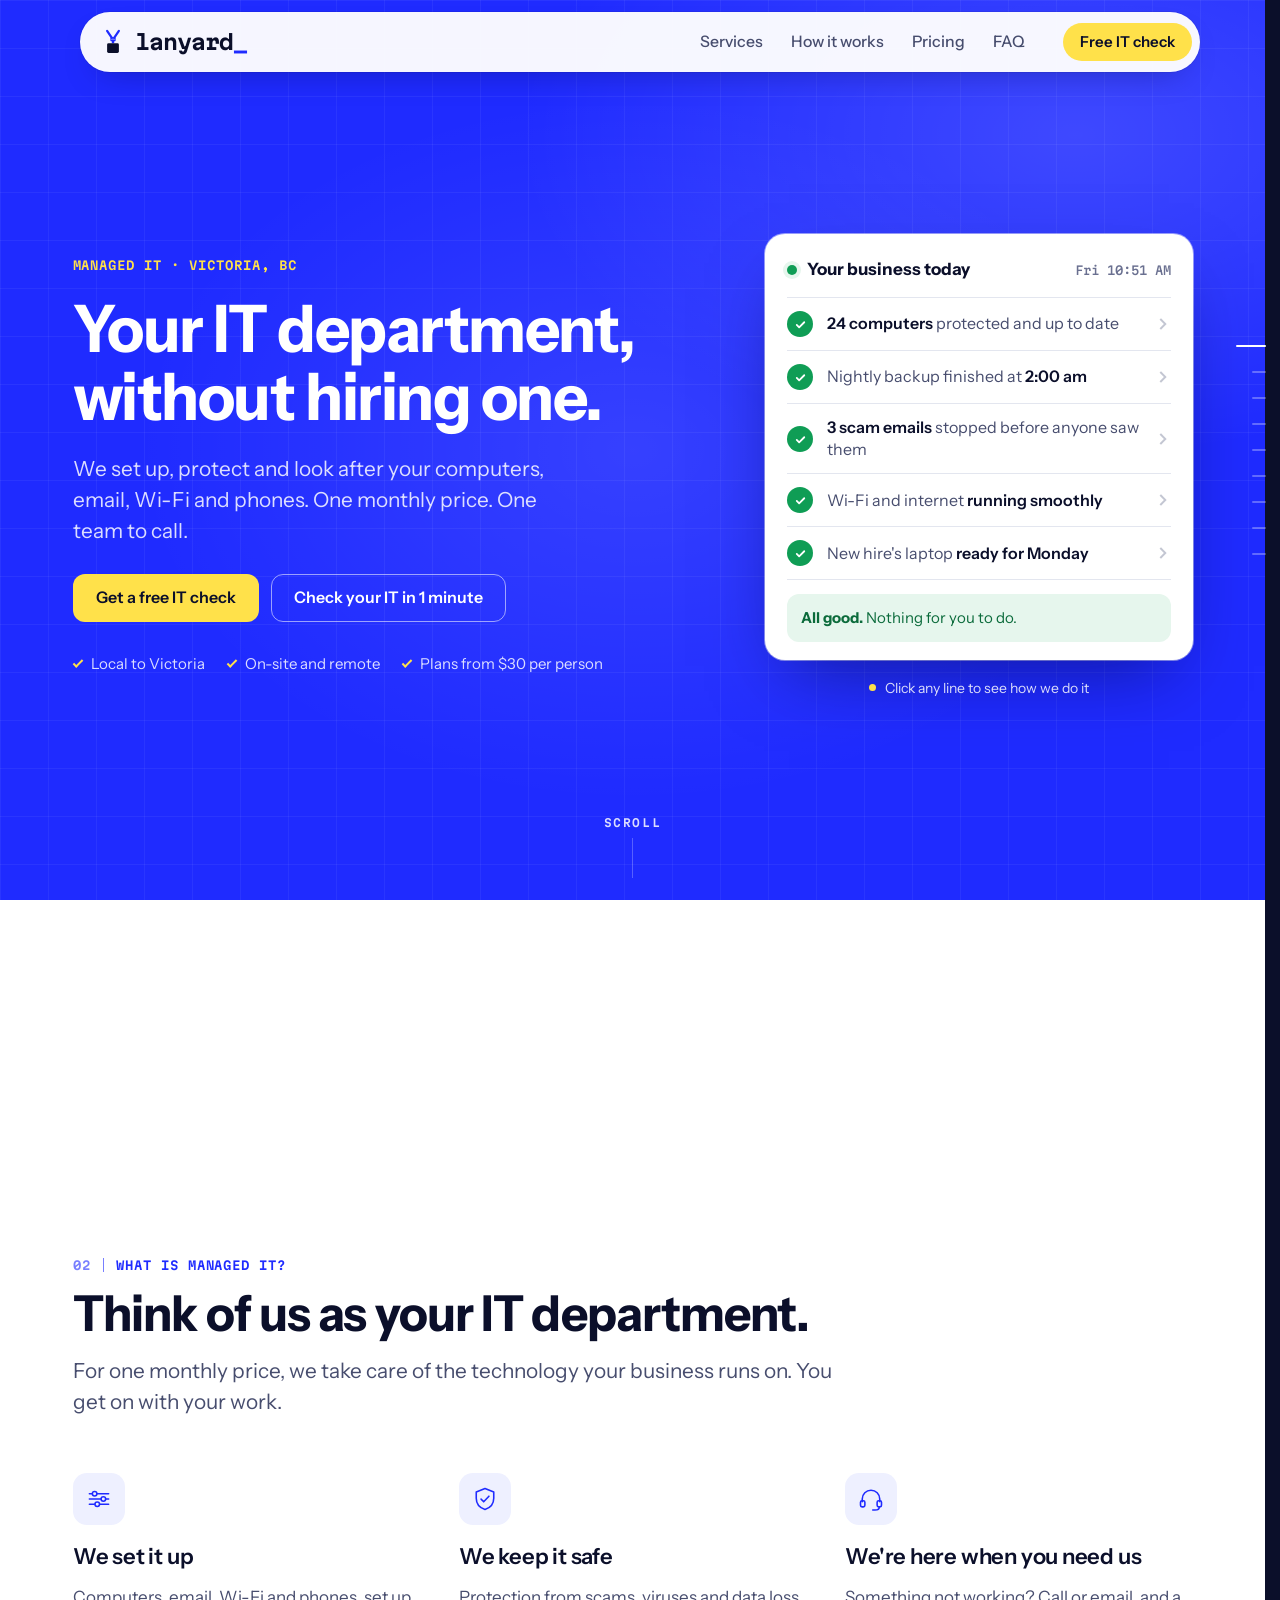
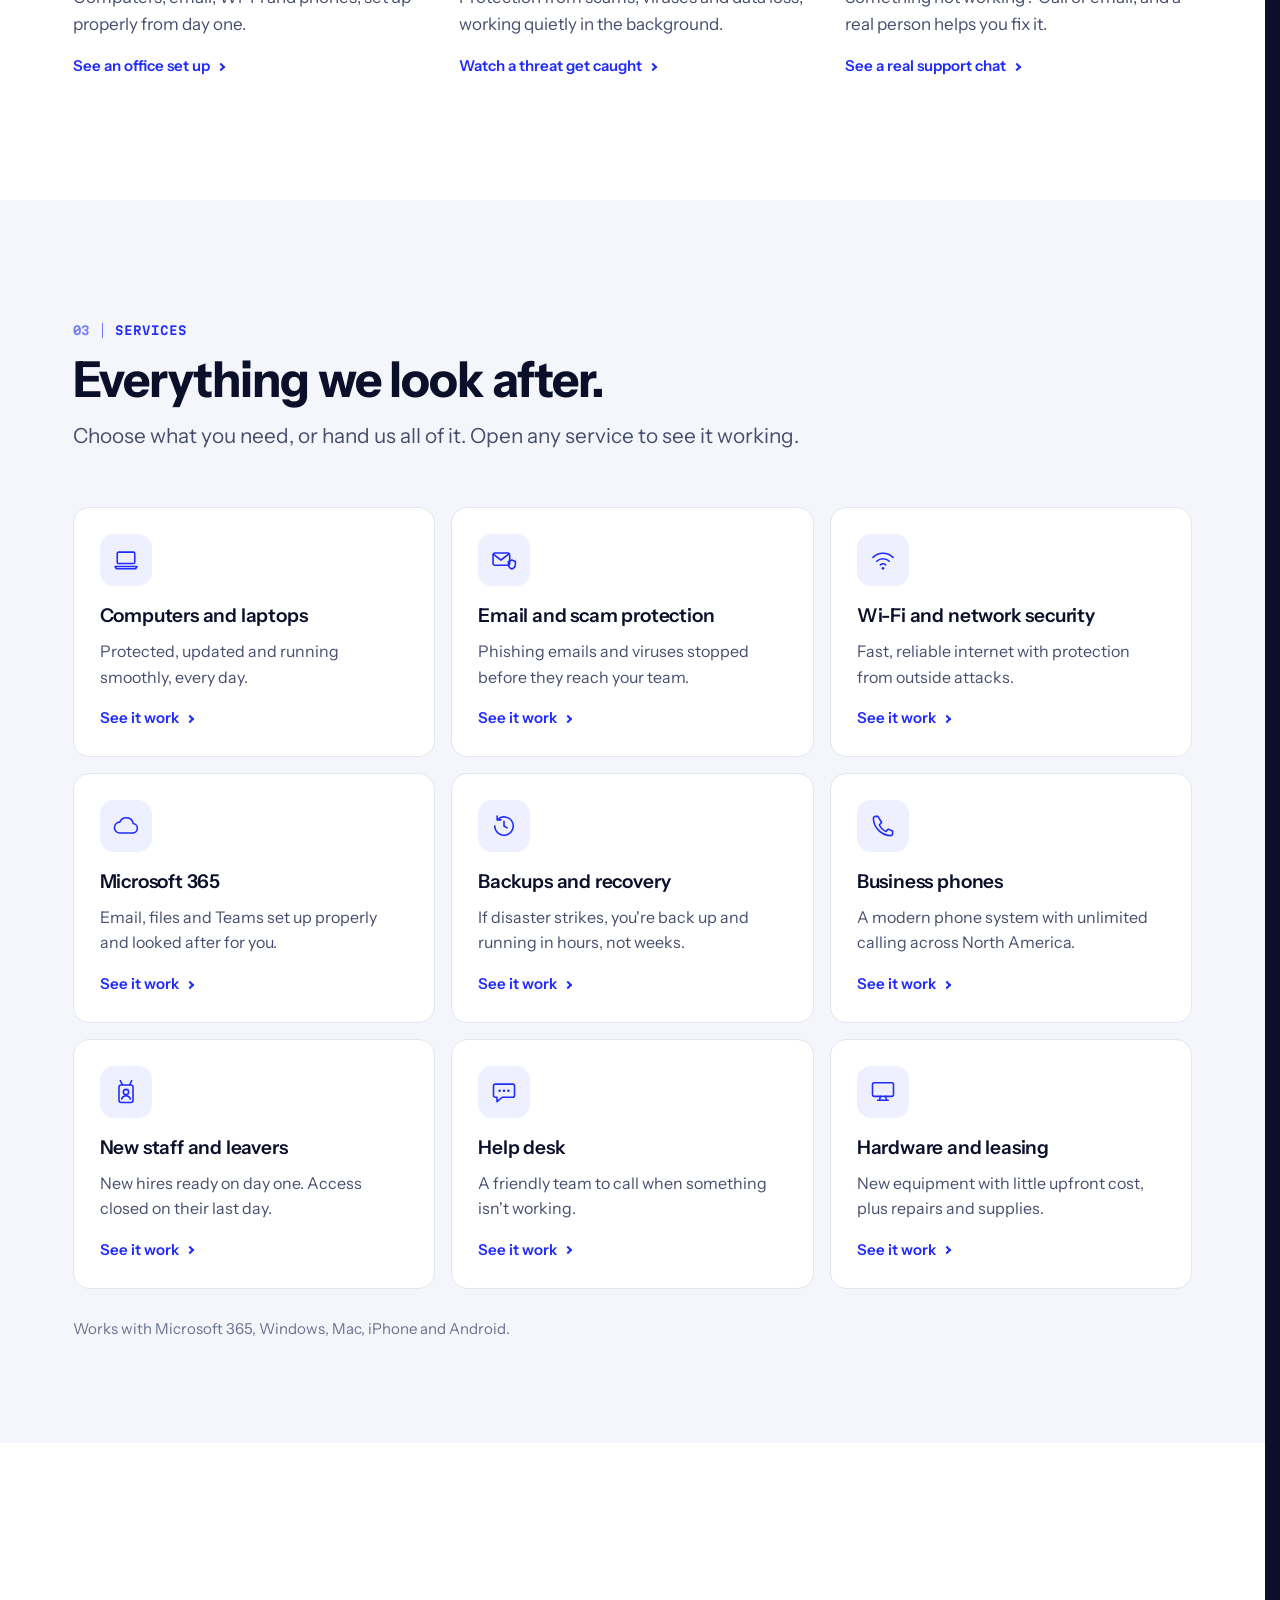
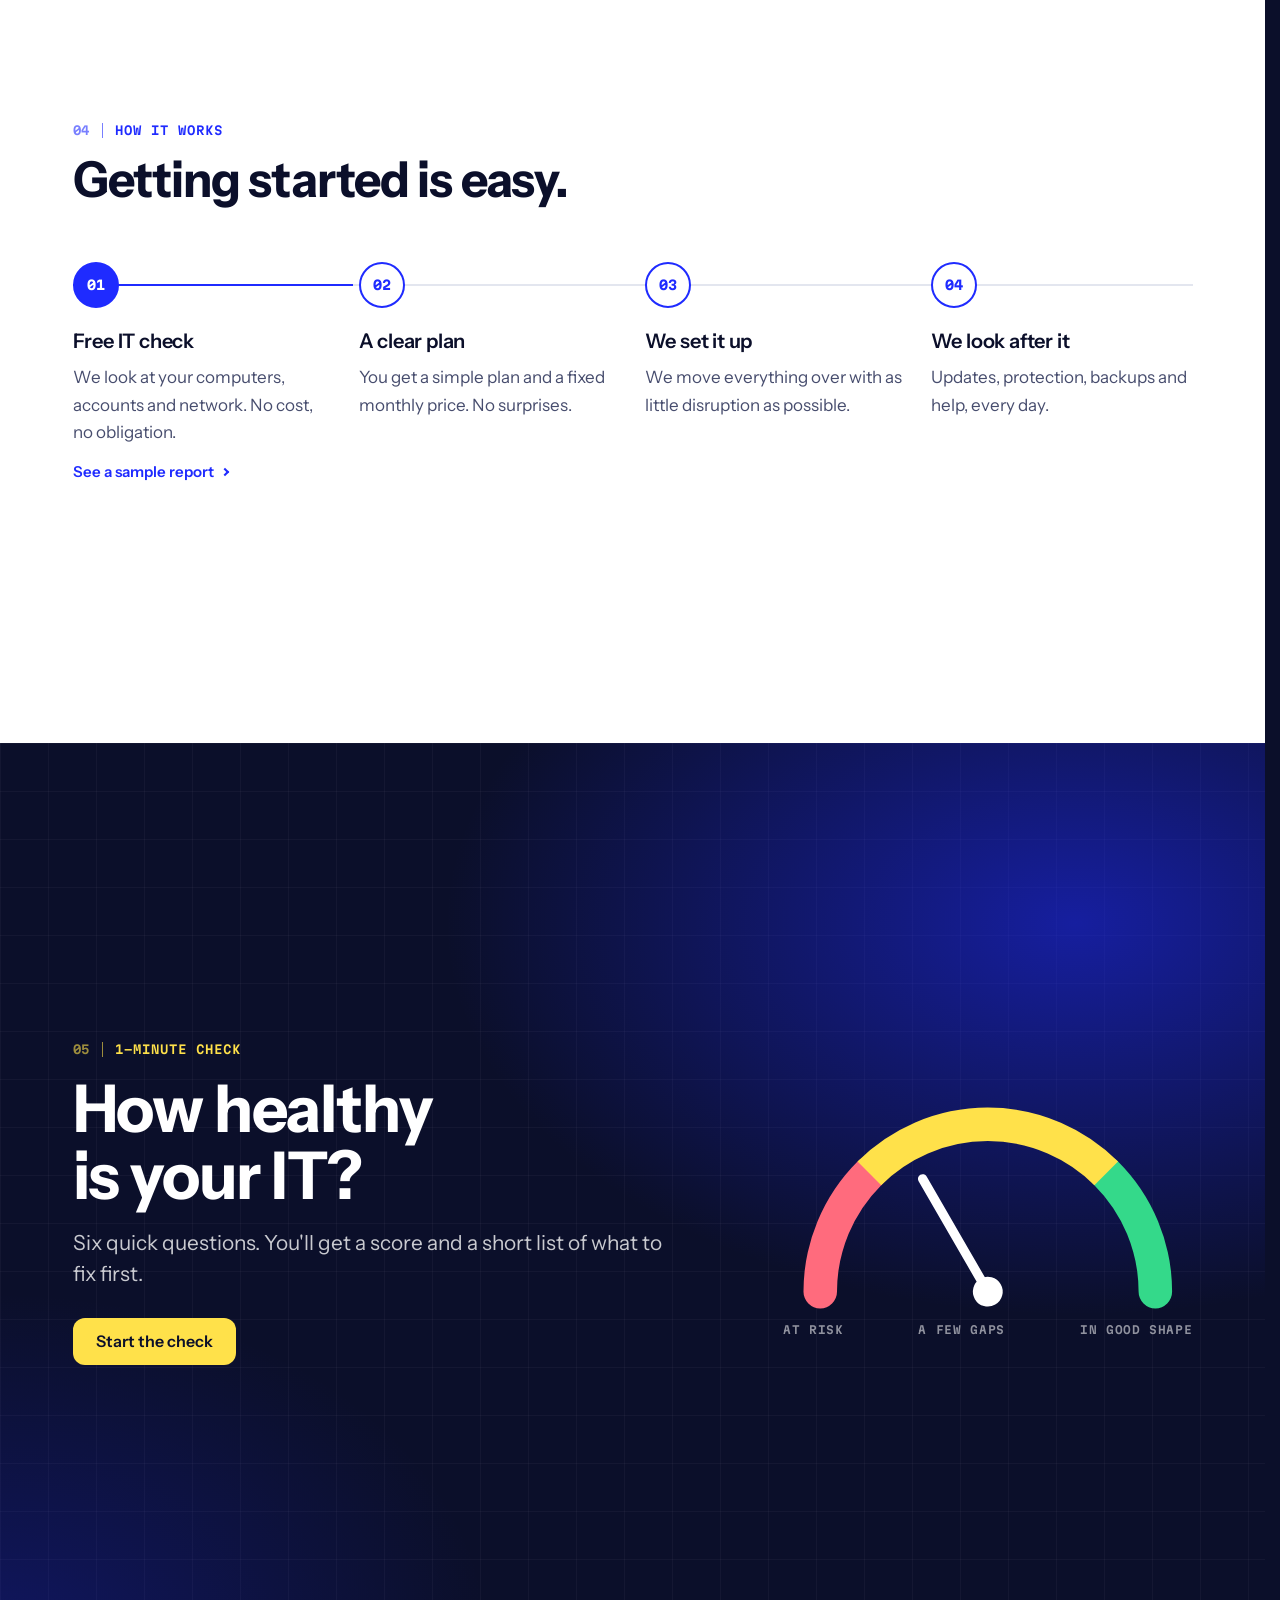
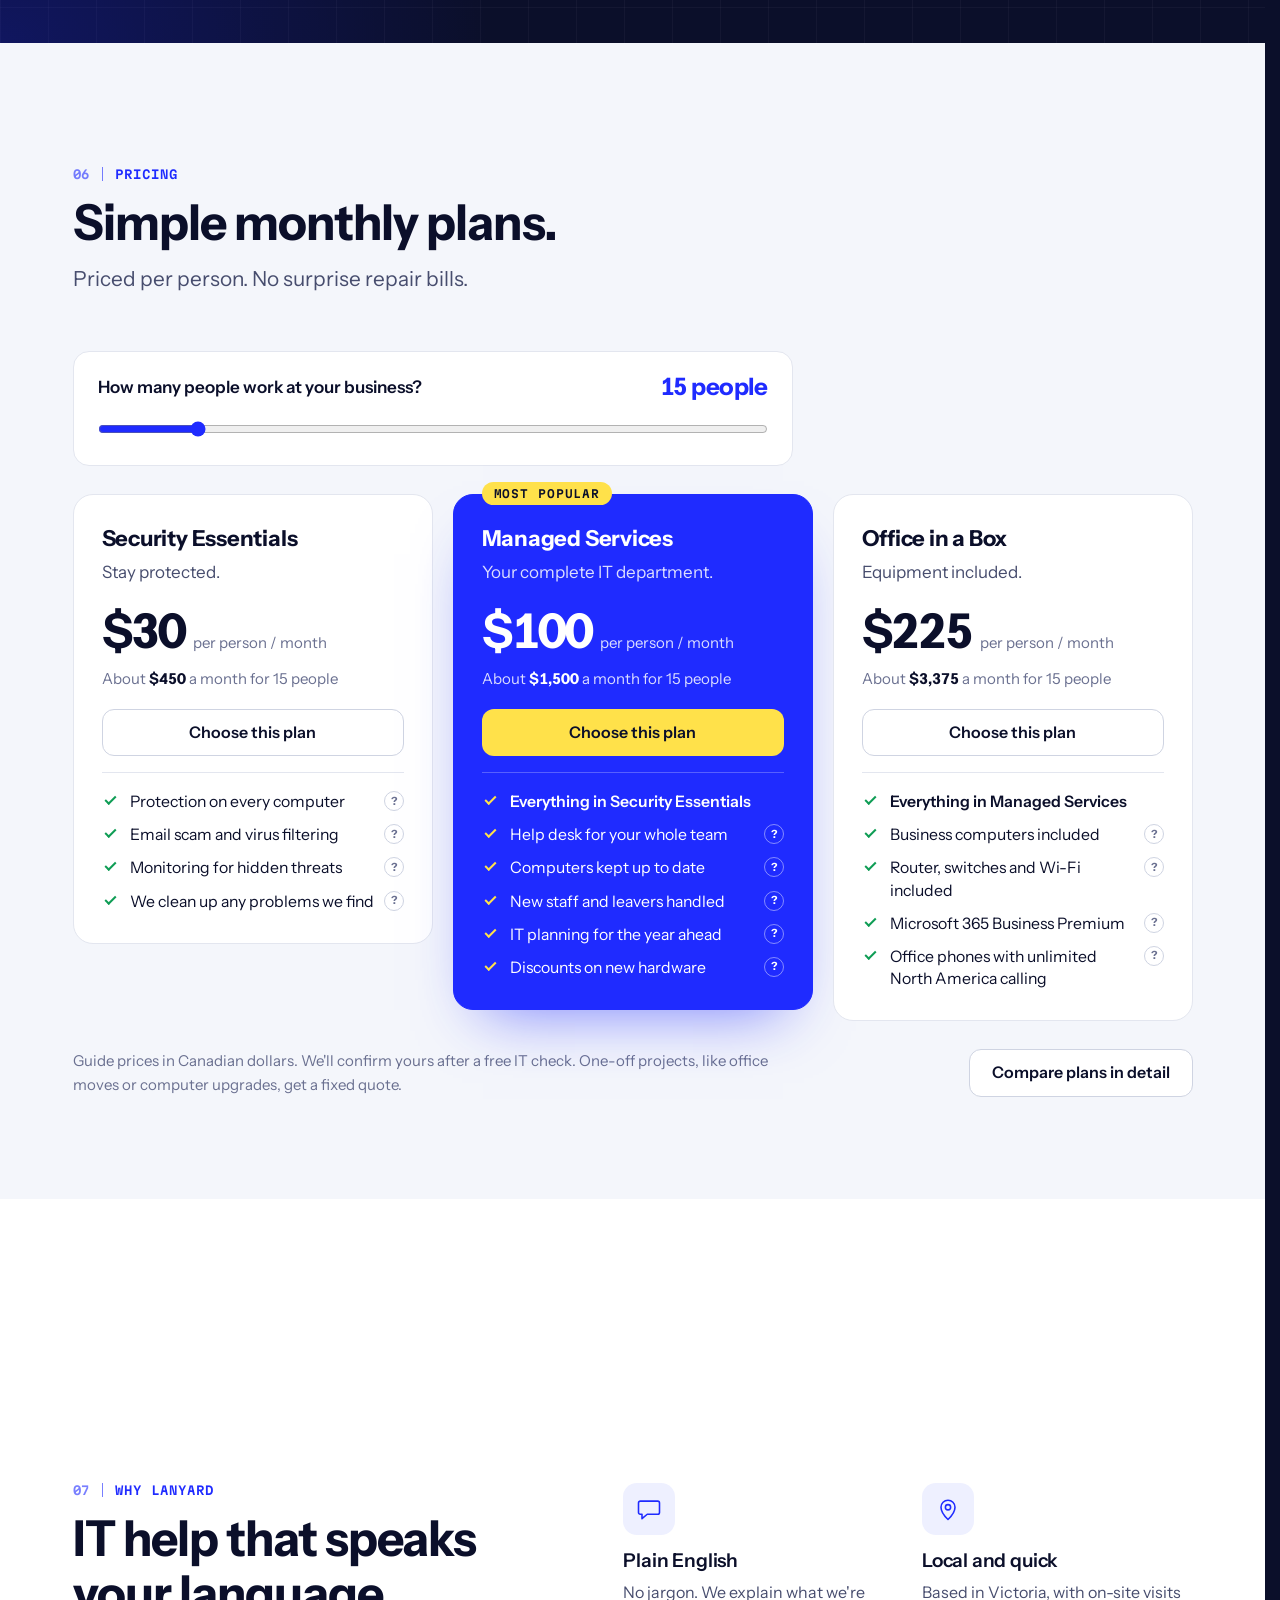
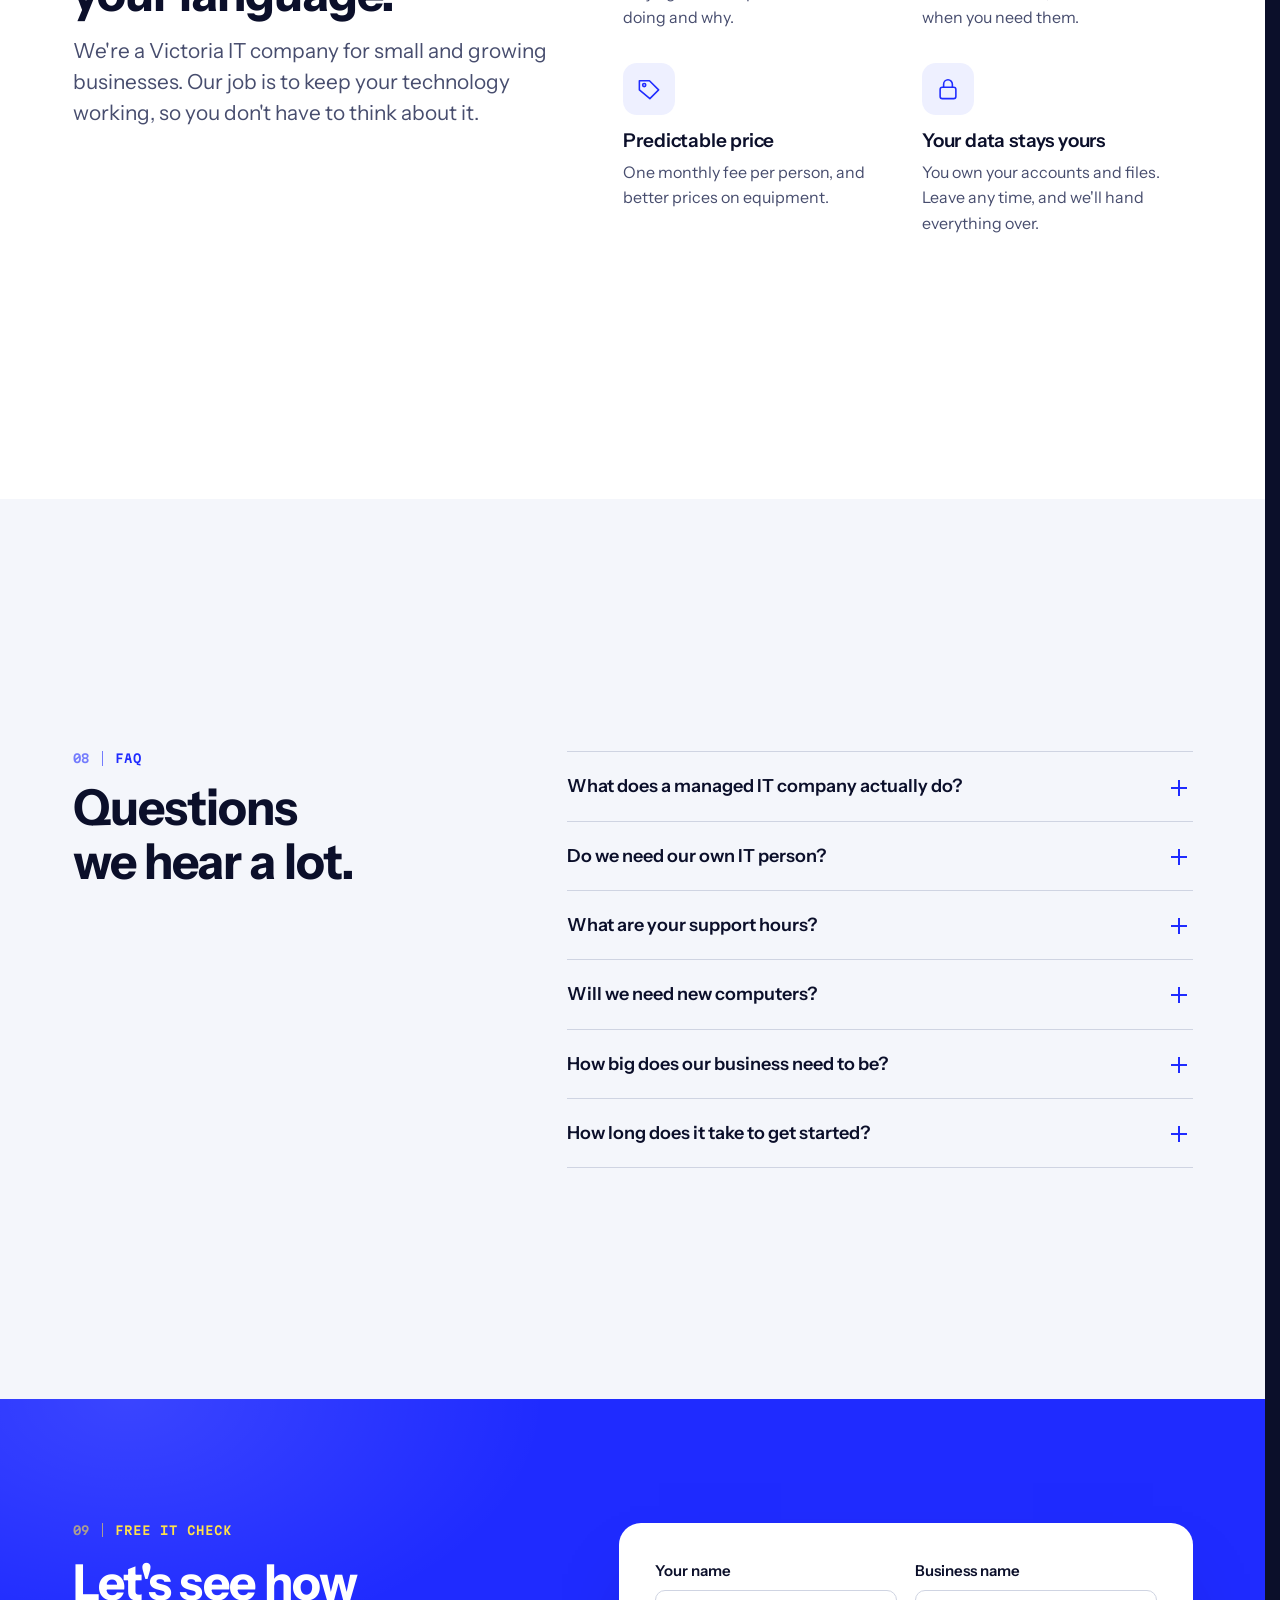
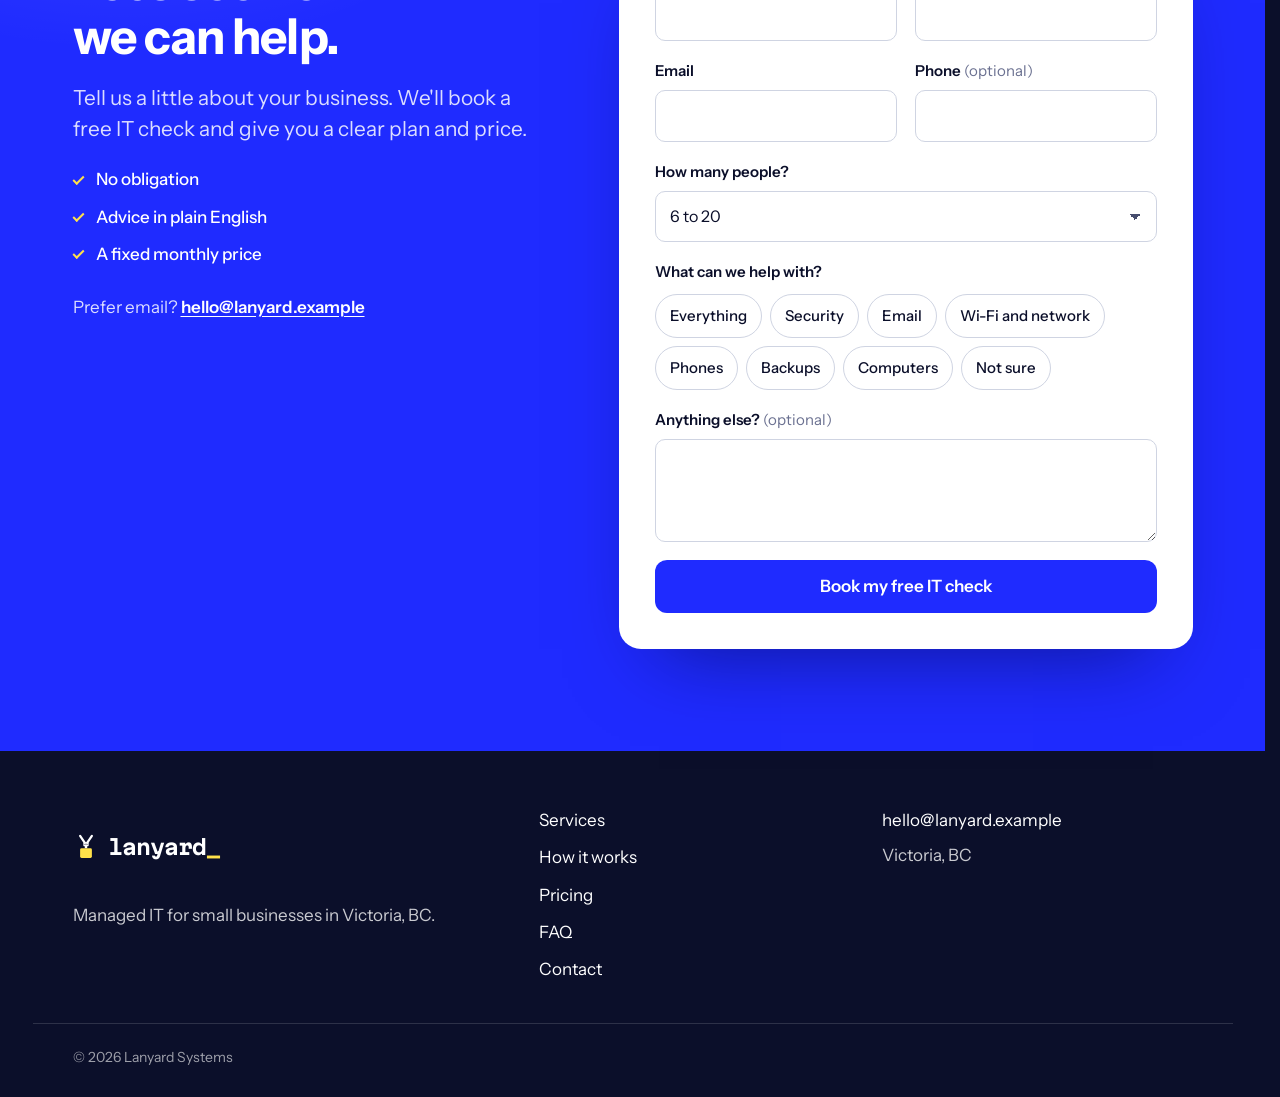
<file: index.html>
<!doctype html>
<html lang="en-CA" data-intro="once">
<head>
<meta charset="utf-8">
<meta name="viewport" content="width=device-width, initial-scale=1, viewport-fit=cover">
<title>Lanyard · Managed IT for small businesses in Victoria, BC</title>
<meta name="claude:viewport-fit-sides" content="cover">
<meta name="description" content="Your IT department, without hiring one. We set up, protect and look after your computers, email, Wi-Fi and phones for one monthly price. Victoria, BC.">
<meta name="theme-color" content="#1f2bff">
<link rel="canonical" href="https://lanyard.example/">
<meta property="og:type" content="website">
<meta property="og:site_name" content="Lanyard">
<meta property="og:title" content="Lanyard · Your IT department, without hiring one.">
<meta property="og:description" content="We set up, protect and look after your computers, email, Wi-Fi and phones for one monthly price. Victoria, BC.">
<meta property="og:url" content="https://lanyard.example/">
<meta property="og:image" content="https://lanyard.example/assets/img/og-image.png">
<meta property="og:image:width" content="1200">
<meta property="og:image:height" content="630">
<meta property="og:image:alt" content="Lanyard: your IT department, without hiring one.">
<meta name="twitter:card" content="summary_large_image">
<link rel="icon" href="favicon.svg" type="image/svg+xml">
<link rel="icon" href="favicon.ico" sizes="32x32">
<link rel="apple-touch-icon" href="apple-touch-icon.png">
<link rel="manifest" href="site.webmanifest">
<link rel="preload" href="assets/fonts/instrument-sans.woff2" as="font" type="font/woff2" crossorigin>
<link rel="preload" href="assets/fonts/martian-mono.woff2" as="font" type="font/woff2" crossorigin>
<script src="assets/js/boot.js"></script>
<link rel="stylesheet" href="assets/css/main.css">
<script src="assets/js/config.js" defer></script>
<script src="assets/js/util.js" defer></script>
<script src="assets/js/demos.js" defer></script>
<script src="assets/js/modal.js" defer></script>
<script src="assets/js/quiz.js" defer></script>
<script src="assets/js/plans.js" defer></script>
<script src="assets/js/contact.js" defer></script>
<script src="assets/js/pages.js" defer></script>
<script src="assets/js/intro.js" defer></script>
<script src="assets/js/ui.js" defer></script>
<script src="assets/js/main.js" defer></script>
<script type="application/ld+json">
{
  "@context": "https://schema.org",
  "@type": "ProfessionalService",
  "name": "Lanyard Systems",
  "description": "Managed IT for small businesses: computers, email protection, Wi-Fi and network security, Microsoft 365, backups, business phones, help desk and hardware.",
  "url": "https://lanyard.example/",
  "email": "hello@lanyard.example",
  "logo": "https://lanyard.example/assets/brand/icon.svg",
  "image": "https://lanyard.example/assets/img/og-image.png",
  "address": { "@type": "PostalAddress", "addressLocality": "Victoria", "addressRegion": "BC", "addressCountry": "CA" },
  "areaServed": [{ "@type": "City", "name": "Victoria" }, { "@type": "Country", "name": "Canada" }],
  "priceRange": "$$"
}
</script>
</head>
<body>
<!-- Opening animation. CSS plays it and hides it; intro.js adds the live text. -->
<div class="intro" data-intro-screen aria-hidden="true">
  <div class="intro__layer"></div>
  <div class="intro__panel">
    <div class="intro__in">
      <svg class="intro__mark" viewBox="0 0 64 64" focusable="false">
        <path class="intro__strap" pathLength="1" d="M-205 -328 29.2 22"/>
        <path class="intro__strap" pathLength="1" d="M269 -328 34.8 22"/>
        <g class="intro__badge">
          <path class="intro__clip" fill-rule="evenodd" d="M27.1 20h9.8a1.6 1.6 0 0 1 1.6 1.6v6.8a1.6 1.6 0 0 1-1.6 1.6h-9.8a1.6 1.6 0 0 1-1.6-1.6v-6.8a1.6 1.6 0 0 1 1.6-1.6zM27.5 21.9h1.2v4.4h-1.2zM30.1 21.9h1.2v4.4h-1.2zM32.7 21.9h1.2v4.4h-1.2zM35.3 21.9h1.2v4.4h-1.2z"/>
          <path class="intro__clip" d="M29 29.5h6v4.3a1.2 1.2 0 0 1-1.2 1.2h-3.6a1.2 1.2 0 0 1-1.2-1.2z"/>
          <rect class="intro__card" x="17.5" y="35" width="29" height="24" rx="3.6"/>
          <path class="intro__lines" d="M23 45.5h18M23 50.5h10.5"/>
        </g>
      </svg>
      <p class="intro__word"><span class="intro__type">lanyard</span><span class="intro__cur">_</span></p>
      <p class="intro__status"><span data-intro-msg>Checking computers</span><b data-intro-pct>0%</b></p>
      <span class="intro__bar"><i></i></span>
    </div>
  </div>
</div>

<a class="skip" href="#main">Skip to content</a>

<header class="head" data-head>
  <div class="head__in">
    <a class="brand" href="#top" aria-label="Lanyard, back to top">
      <svg class="mark" viewBox="0 0 64 64" aria-hidden="true" focusable="false"><path class="mark__strap" d="M17.5 4.5 29.2 22M46.5 4.5 34.8 22"/><path class="mark__clip" fill-rule="evenodd" d="M27.1 20h9.8a1.6 1.6 0 0 1 1.6 1.6v6.8a1.6 1.6 0 0 1-1.6 1.6h-9.8a1.6 1.6 0 0 1-1.6-1.6v-6.8a1.6 1.6 0 0 1 1.6-1.6zM27.5 21.9h1.2v4.4h-1.2zM30.1 21.9h1.2v4.4h-1.2zM32.7 21.9h1.2v4.4h-1.2zM35.3 21.9h1.2v4.4h-1.2z"/><path class="mark__clip" d="M29 29.5h6v4.3a1.2 1.2 0 0 1-1.2 1.2h-3.6a1.2 1.2 0 0 1-1.2-1.2z"/><rect class="mark__card" x="17.5" y="35" width="29" height="24" rx="3.6"/></svg>
      <span class="brand__word">lanyard<span class="brand__cur">_</span></span>
    </a>
    <nav class="nav" aria-label="Main">
      <a href="#services">Services</a>
      <a href="#how">How it works</a>
      <a href="#pricing">Pricing</a>
      <a href="#faq">FAQ</a>
    </nav>
    <a class="btn btn--primary btn--sm head__cta" href="#contact">Free IT check</a>
    <button class="menu-btn" type="button" aria-expanded="false" aria-controls="menu" data-menu-btn>Menu</button>
  </div>
  <nav class="menu" id="menu" aria-label="Mobile" data-menu hidden>
    <a href="#services">Services</a>
    <a href="#how">How it works</a>
    <a href="#pricing">Pricing</a>
    <a href="#faq">FAQ</a>
    <a class="btn btn--primary" href="#contact">Get a free IT check</a>
  </nav>
</header>

<main id="main">

<!-- HERO -->
<section class="page hero" id="top" data-page="Home" data-tone="dark" aria-labelledby="hero-title">
  <div class="hero__in wrap">
    <div class="hero__copy">
      <p class="eyebrow eyebrow--light">Managed IT · Victoria, BC</p>
      <h1 class="hero__title" id="hero-title"><span class="ln"><span>Your IT department,</span></span> <span class="ln"><span>without hiring one.</span></span></h1>
      <p class="hero__lead">We set up, protect and look after your computers, email, Wi-Fi and phones. One monthly price. One team to call.</p>
      <div class="hero__ctas">
        <a class="btn btn--primary" href="#contact">Get a free IT check</a>
        <a class="btn btn--ghost" href="#quiz" data-open="quiz">Check your IT in 1 minute</a>
      </div>
      <ul class="hero__trust">
        <li>Local to Victoria</li>
        <li>On-site and remote</li>
        <li>Plans from $30 per person</li>
      </ul>
    </div>

    <div class="hero__visual">
      <figure class="board">
        <div class="board__head">
          <span class="board__live" aria-hidden="true"></span>
          <b>Your business today</b>
          <span class="board__time" data-board-time>9:41 am</span>
        </div>
        <ul class="board__list">
          <li><a class="board__item" href="#computers" data-open="computers"><span class="board__ic" aria-hidden="true"><svg viewBox="0 0 20 20"><path d="M5 10.5l3.2 3.2L15 7"/></svg></span><span class="board__txt"><b>24 computers</b> protected and up to date</span><span class="board__go" aria-hidden="true"></span></a></li>
          <li><a class="board__item" href="#backups" data-open="backups"><span class="board__ic" aria-hidden="true"><svg viewBox="0 0 20 20"><path d="M5 10.5l3.2 3.2L15 7"/></svg></span><span class="board__txt">Nightly backup finished at <b>2:00 am</b></span><span class="board__go" aria-hidden="true"></span></a></li>
          <li><a class="board__item" href="#email" data-open="email"><span class="board__ic" aria-hidden="true"><svg viewBox="0 0 20 20"><path d="M5 10.5l3.2 3.2L15 7"/></svg></span><span class="board__txt"><b data-blocked>3 scam emails</b> stopped before anyone saw them</span><span class="board__go" aria-hidden="true"></span></a></li>
          <li><a class="board__item" href="#network" data-open="network"><span class="board__ic" aria-hidden="true"><svg viewBox="0 0 20 20"><path d="M5 10.5l3.2 3.2L15 7"/></svg></span><span class="board__txt">Wi-Fi and internet <b>running smoothly</b></span><span class="board__go" aria-hidden="true"></span></a></li>
          <li><a class="board__item" href="#people" data-open="people"><span class="board__ic" aria-hidden="true"><svg viewBox="0 0 20 20"><path d="M5 10.5l3.2 3.2L15 7"/></svg></span><span class="board__txt">New hire's laptop <b>ready for Monday</b></span><span class="board__go" aria-hidden="true"></span></a></li>
        </ul>
        <figcaption class="board__foot"><b>All good.</b> Nothing for you to do.</figcaption>
      </figure>
      <p class="board__hint" aria-hidden="true"><span><span class="on-mouse">Click</span><span class="on-touch">Tap</span> any line to see how we do it</span></p>
      <p class="board__toast" data-board-toast aria-hidden="true" hidden></p>
    </div>
  </div>
  <a class="scroll-cue" href="#what"><span>Scroll</span><i aria-hidden="true"></i></a>
</section>

<!-- WHAT IS MANAGED IT -->
<section class="page section" id="what" data-page="What we do" data-tone="light" aria-labelledby="what-title">
  <div class="wrap">
    <header class="section__head">
      <p class="eyebrow is-num">What is managed IT?</p>
      <h2 id="what-title">Think of us as your IT department.</h2>
      <p class="section__lead">For one monthly price, we take care of the technology your business runs on. You get on with your work.</p>
    </header>
    <div class="pillars">
      <article class="pillar">
        <span class="pillar__ic" aria-hidden="true"><svg class="ic" viewBox="0 0 32 32"><path d="M5 10h22M5 16h22M5 22h22"/><circle class="ic__knob" cx="11" cy="10" r="2.6"/><circle class="ic__knob" cx="21" cy="16" r="2.6"/><circle class="ic__knob" cx="14" cy="22" r="2.6"/></svg></span>
        <h3>We set it up</h3>
        <p>Computers, email, Wi-Fi and phones, set up properly from day one.</p>
        <a class="more" href="#hardware" data-open="hardware">See an office set up</a>
      </article>
      <article class="pillar">
        <span class="pillar__ic" aria-hidden="true"><svg class="ic" viewBox="0 0 32 32"><path d="M16 4l10 4v7c0 6.5-4.3 11-10 13-5.7-2-10-6.5-10-13V8z"/><path d="M11.5 16.2l3 3 6-6.4"/></svg></span>
        <h3>We keep it safe</h3>
        <p>Protection from scams, viruses and data loss, working quietly in the background.</p>
        <a class="more" href="#security" data-open="security">Watch a threat get caught</a>
      </article>
      <article class="pillar">
        <span class="pillar__ic" aria-hidden="true"><svg class="ic" viewBox="0 0 32 32"><path d="M6 19v-3a10 10 0 0 1 20 0v3"/><rect x="4" y="18" width="5" height="7" rx="1.8"/><rect x="23" y="18" width="5" height="7" rx="1.8"/><path d="M25.5 25c0 2.4-2.2 3.5-5 3.5H18"/></svg></span>
        <h3>We're here when you need us</h3>
        <p>Something not working? Call or email, and a real person helps you fix it.</p>
        <a class="more" href="#helpdesk" data-open="helpdesk">See a real support chat</a>
      </article>
    </div>
  </div>
</section>

<!-- SERVICES -->
<section class="page section section--alt" id="services" data-page="Services" data-tone="light" aria-labelledby="services-title">
  <div class="wrap">
    <header class="section__head">
      <p class="eyebrow is-num">Services</p>
      <h2 id="services-title">Everything we look after.</h2>
      <p class="section__lead">Choose what you need, or hand us all of it. Open any service to see it working.</p>
    </header>
    <ul class="services">
      <li><a class="service" href="#computers" data-open="computers">
        <span class="service__ic" aria-hidden="true"><svg class="ic" viewBox="0 0 32 32"><rect x="6" y="7" width="20" height="13" rx="1.5"/><path d="M3.5 23.5h25l-1.5 2.5h-22z"/></svg></span>
        <h3>Computers and laptops</h3>
        <p>Protected, updated and running smoothly, every day.</p>
        <span class="service__more" aria-hidden="true">See it work</span>
      </a></li>
      <li><a class="service" href="#email" data-open="email">
        <span class="service__ic" aria-hidden="true"><svg class="ic" viewBox="0 0 32 32"><rect x="3.5" y="8" width="19" height="14" rx="2"/><path d="M4 9.5l8.5 6.5 8.5-6.5"/><path d="M25 16l4 1.6v3.2c0 2.8-1.7 4.6-4 5.4-2.3-.8-4-2.6-4-5.4v-3.2z"/></svg></span>
        <h3>Email and scam protection</h3>
        <p>Phishing emails and viruses stopped before they reach your team.</p>
        <span class="service__more" aria-hidden="true">See it work</span>
      </a></li>
      <li><a class="service" href="#network" data-open="network">
        <span class="service__ic" aria-hidden="true"><svg class="ic" viewBox="0 0 32 32"><path d="M4.5 13a16.5 16.5 0 0 1 23 0M8.8 17.4a10.5 10.5 0 0 1 14.4 0M13 21.6a4.6 4.6 0 0 1 6 0"/><circle class="ic__dot" cx="16" cy="25.5" r="1.5"/></svg></span>
        <h3>Wi-Fi and network security</h3>
        <p>Fast, reliable internet with protection from outside attacks.</p>
        <span class="service__more" aria-hidden="true">See it work</span>
      </a></li>
      <li><a class="service" href="#m365" data-open="m365">
        <span class="service__ic" aria-hidden="true"><svg class="ic" viewBox="0 0 32 32"><path d="M9 24h14.5a5.5 5.5 0 0 0 .7-10.95A8 8 0 0 0 8.9 11.6 6.2 6.2 0 0 0 9 24z"/></svg></span>
        <h3>Microsoft 365</h3>
        <p>Email, files and Teams set up properly and looked after for you.</p>
        <span class="service__more" aria-hidden="true">See it work</span>
      </a></li>
      <li><a class="service" href="#backups" data-open="backups">
        <span class="service__ic" aria-hidden="true"><svg class="ic" viewBox="0 0 32 32"><path d="M5.5 16a10.5 10.5 0 1 0 3.1-7.4"/><path d="M8.2 4.6v4.4h4.4"/><path d="M16 10.5V16l3.6 2.2"/></svg></span>
        <h3>Backups and recovery</h3>
        <p>If disaster strikes, you're back up and running in hours, not weeks.</p>
        <span class="service__more" aria-hidden="true">See it work</span>
      </a></li>
      <li><a class="service" href="#phones" data-open="phones">
        <span class="service__ic" aria-hidden="true"><svg class="ic" viewBox="0 0 32 32"><path d="M10.2 5H7.5A2.5 2.5 0 0 0 5 7.7C5.6 18 14 26.4 24.3 27a2.5 2.5 0 0 0 2.7-2.5v-2.7l-5-2.2-2.6 2.6a14 14 0 0 1-7.6-7.6l2.6-2.6z"/></svg></span>
        <h3>Business phones</h3>
        <p>A modern phone system with unlimited calling across North America.</p>
        <span class="service__more" aria-hidden="true">See it work</span>
      </a></li>
      <li><a class="service" href="#people" data-open="people">
        <span class="service__ic" aria-hidden="true"><svg class="ic" viewBox="0 0 32 32"><path d="M12 8 9.5 3M20 8l2.5-5"/><rect x="8" y="8" width="16" height="20" rx="2.5"/><circle cx="16" cy="16" r="3"/><path d="M11 24c.8-2.4 2.8-3.7 5-3.7s4.2 1.3 5 3.7"/></svg></span>
        <h3>New staff and leavers</h3>
        <p>New hires ready on day one. Access closed on their last day.</p>
        <span class="service__more" aria-hidden="true">See it work</span>
      </a></li>
      <li><a class="service" href="#helpdesk" data-open="helpdesk">
        <span class="service__ic" aria-hidden="true"><svg class="ic" viewBox="0 0 32 32"><path d="M6 7h20a2 2 0 0 1 2 2v11a2 2 0 0 1-2 2H14l-6 5v-5H6a2 2 0 0 1-2-2V9a2 2 0 0 1 2-2z"/><circle class="ic__dot" cx="11" cy="14.5" r="1.4"/><circle class="ic__dot" cx="16" cy="14.5" r="1.4"/><circle class="ic__dot" cx="21" cy="14.5" r="1.4"/></svg></span>
        <h3>Help desk</h3>
        <p>A friendly team to call when something isn't working.</p>
        <span class="service__more" aria-hidden="true">See it work</span>
      </a></li>
      <li><a class="service" href="#hardware" data-open="hardware">
        <span class="service__ic" aria-hidden="true"><svg class="ic" viewBox="0 0 32 32"><rect x="4" y="5.5" width="24" height="15.5" rx="1.8"/><path d="M13 21l-1 4.5h8l-1-4.5M10 25.5h12"/></svg></span>
        <h3>Hardware and leasing</h3>
        <p>New equipment with little upfront cost, plus repairs and supplies.</p>
        <span class="service__more" aria-hidden="true">See it work</span>
      </a></li>
    </ul>
    <p class="works-with">Works with Microsoft 365, Windows, Mac, iPhone and Android.</p>
  </div>
</section>

<!-- HOW IT WORKS -->
<section class="page section" id="how" data-page="How it works" data-tone="light" aria-labelledby="how-title">
  <div class="wrap">
    <header class="section__head">
      <p class="eyebrow is-num">How it works</p>
      <h2 id="how-title">Getting started is easy.</h2>
    </header>
    <ol class="steps">
      <li class="step">
        <span class="step__n">01</span>
        <h3>Free IT check</h3>
        <p>We look at your computers, accounts and network. No cost, no obligation.</p>
        <a class="more" href="#report" data-open="report">See a sample report</a>
      </li>
      <li class="step">
        <span class="step__n">02</span>
        <h3>A clear plan</h3>
        <p>You get a simple plan and a fixed monthly price. No surprises.</p>
      </li>
      <li class="step">
        <span class="step__n">03</span>
        <h3>We set it up</h3>
        <p>We move everything over with as little disruption as possible.</p>
      </li>
      <li class="step">
        <span class="step__n">04</span>
        <h3>We look after it</h3>
        <p>Updates, protection, backups and help, every day.</p>
      </li>
    </ol>
  </div>
</section>

<!-- QUIZ BAND -->
<section class="page quizband" id="check" data-page="IT check" data-tone="dark" aria-labelledby="quiz-title">
  <div class="wrap">
    <div class="quizband__in">
      <div class="quizband__copy">
        <p class="eyebrow eyebrow--light is-num">1-minute check</p>
        <h2 id="quiz-title">How healthy is your IT?</h2>
        <p>Six quick questions. You'll get a score and a short list of what to fix first.</p>
        <a class="btn btn--primary" href="#quiz" data-open="quiz">Start the check</a>
      </div>
      <div class="quizband__art" aria-hidden="true">
        <svg class="gauge gauge--deco" viewBox="0 0 220 128" focusable="false">
          <path class="gauge__track" d="M20 118a90 90 0 0 1 180 0"/>
          <path class="gauge__seg gauge__seg--bad" d="M20 118a90 90 0 0 1 26.4-63.6"/>
          <path class="gauge__seg gauge__seg--good" d="M173.6 54.4A90 90 0 0 1 200 118"/>
          <path class="gauge__seg gauge__seg--mid" d="M46.4 54.4A90 90 0 0 1 173.6 54.4"/>
          <g class="gauge__needle"><path d="M110 118 110 48"/><circle cx="110" cy="118" r="8"/></g>
        </svg>
        <p class="quizband__scale"><span>At risk</span><span>A few gaps</span><span>In good shape</span></p>
      </div>
    </div>
  </div>
</section>

<!-- PRICING -->
<section class="page section section--alt" id="pricing" data-page="Pricing" data-tone="light" aria-labelledby="pricing-title">
  <div class="wrap">
    <header class="section__head">
      <p class="eyebrow is-num">Pricing</p>
      <h2 id="pricing-title">Simple monthly plans.</h2>
      <p class="section__lead">Priced per person. No surprise repair bills.</p>
    </header>

    <div class="calc">
      <label class="calc__label" for="seats">How many people work at your business?</label>
      <output class="calc__out" for="seats" data-seats-out>15 people</output>
      <input class="calc__range" id="seats" type="range" min="1" max="100" step="1" value="15" data-seats>
    </div>

    <div class="plans">
      <article class="plan" data-tier="security" data-price="30">
        <h3 class="plan__name">Security Essentials</h3>
        <p class="plan__desc">Stay protected.</p>
        <p class="plan__price"><b data-per>$30</b><span>per person / month</span></p>
        <p class="plan__total">About <b data-total>$450</b> a month for <span data-seats-n>15 people</span></p>
        <a class="btn btn--outline plan__btn" href="#contact" data-plan="Security Essentials">Choose this plan</a>
        <ul class="plan__list">
          <li>Protection on every computer <button class="tip-btn" type="button" data-tip="Business antivirus that we watch over, not just install and forget." aria-label="What does protection on every computer mean?">?</button></li>
          <li>Email scam and virus filtering <button class="tip-btn" type="button" data-tip="Every email is checked for scams, fake invoices and viruses before it reaches an inbox." aria-label="What does email scam and virus filtering mean?">?</button></li>
          <li>Monitoring for hidden threats <button class="tip-btn" type="button" data-tip="We actively look for threats that slip past antivirus and hide on computers." aria-label="What does monitoring for hidden threats mean?">?</button></li>
          <li>We clean up any problems we find <button class="tip-btn" type="button" data-tip="If something does get through, we remove it, automatically or by hand." aria-label="What does cleaning up problems mean?">?</button></li>
        </ul>
      </article>
      <article class="plan plan--main" data-tier="managed" data-price="100">
        <p class="plan__badge">Most popular</p>
        <h3 class="plan__name">Managed Services</h3>
        <p class="plan__desc">Your complete IT department.</p>
        <p class="plan__price"><b data-per>$100</b><span>per person / month</span></p>
        <p class="plan__total">About <b data-total>$1,500</b> a month for <span data-seats-n>15 people</span></p>
        <a class="btn btn--primary plan__btn" href="#contact" data-plan="Managed Services">Choose this plan</a>
        <ul class="plan__list">
          <li class="plan__inc">Everything in Security Essentials</li>
          <li>Help desk for your whole team <button class="tip-btn" type="button" data-tip="Anyone on your team can call or email us when something isn't working." aria-label="What does the help desk include?">?</button></li>
          <li>Computers kept up to date <button class="tip-btn" type="button" data-tip="Updates install automatically, tested on a few computers before everyone gets them." aria-label="What does keeping computers up to date mean?">?</button></li>
          <li>New staff and leavers handled <button class="tip-btn" type="button" data-tip="Accounts, email and a laptop ready on day one. Access closed on the last day." aria-label="What does handling new staff and leavers mean?">?</button></li>
          <li>IT planning for the year ahead <button class="tip-btn" type="button" data-tip="A yearly plan for what to replace, upgrade and budget for, so nothing catches you off guard." aria-label="What does IT planning mean?">?</button></li>
          <li>Discounts on new hardware <button class="tip-btn" type="button" data-tip="Better prices on computers and equipment through our suppliers." aria-label="How do hardware discounts work?">?</button></li>
        </ul>
      </article>
      <article class="plan" data-tier="office" data-price="225">
        <h3 class="plan__name">Office in a Box</h3>
        <p class="plan__desc">Equipment included.</p>
        <p class="plan__price"><b data-per>$225</b><span>per person / month</span></p>
        <p class="plan__total">About <b data-total>$3,375</b> a month for <span data-seats-n>15 people</span></p>
        <a class="btn btn--outline plan__btn" href="#contact" data-plan="Office in a Box">Choose this plan</a>
        <ul class="plan__list">
          <li class="plan__inc">Everything in Managed Services</li>
          <li>Business computers included <button class="tip-btn" type="button" data-tip="Business laptops or desktops for your team, replaced on a schedule." aria-label="What computers are included?">?</button></li>
          <li>Router, switches and Wi-Fi included <button class="tip-btn" type="button" data-tip="All the network equipment for your office, installed and looked after." aria-label="What network equipment is included?">?</button></li>
          <li>Microsoft 365 Business Premium <button class="tip-btn" type="button" data-tip="Email, Word, Excel, Teams and file storage, with extra security built in." aria-label="What is Microsoft 365 Business Premium?">?</button></li>
          <li>Office phones with unlimited North America calling <button class="tip-btn" type="button" data-tip="A modern phone system that rings on desk phones, laptops and mobiles." aria-label="What phone system is included?">?</button></li>
        </ul>
      </article>
    </div>
    <div class="plans__foot">
      <p class="plans__note">Guide prices in Canadian dollars. We'll confirm yours after a free IT check. One-off projects, like office moves or computer upgrades, get a fixed quote.</p>
      <a class="btn btn--outline" href="#compare" data-open="compare">Compare plans in detail</a>
    </div>
  </div>
</section>

<!-- WHY US -->
<section class="page section" id="why" data-page="Why us" data-tone="light" aria-labelledby="why-title">
  <div class="wrap why">
    <header class="section__head section__head--left">
      <p class="eyebrow is-num">Why Lanyard</p>
      <h2 id="why-title">IT help that speaks your language.</h2>
      <p class="section__lead">We're a Victoria IT company for small and growing businesses. Our job is to keep your technology working, so you don't have to think about it.</p>
    </header>
    <ul class="reasons">
      <li class="reason">
        <span class="reason__ic" aria-hidden="true"><svg class="ic" viewBox="0 0 32 32"><path d="M6 7h20a2 2 0 0 1 2 2v11a2 2 0 0 1-2 2H14l-6 5v-5H6a2 2 0 0 1-2-2V9a2 2 0 0 1 2-2z"/></svg></span>
        <div><h3>Plain English</h3><p>No jargon. We explain what we're doing and why.</p></div>
      </li>
      <li class="reason">
        <span class="reason__ic" aria-hidden="true"><svg class="ic" viewBox="0 0 32 32"><path d="M16 28s-8-7.6-8-14a8 8 0 0 1 16 0c0 6.4-8 14-8 14z"/><circle cx="16" cy="14" r="3"/></svg></span>
        <div><h3>Local and quick</h3><p>Based in Victoria, with on-site visits when you need them.</p></div>
      </li>
      <li class="reason">
        <span class="reason__ic" aria-hidden="true"><svg class="ic" viewBox="0 0 32 32"><path d="M5 6.5h11.5L27 17 17 27 5 17z"/><circle cx="10.5" cy="11.5" r="1.8"/></svg></span>
        <div><h3>Predictable price</h3><p>One monthly fee per person, and better prices on equipment.</p></div>
      </li>
      <li class="reason">
        <span class="reason__ic" aria-hidden="true"><svg class="ic" viewBox="0 0 32 32"><rect x="7" y="14" width="18" height="13" rx="2.5"/><path d="M11 14v-3.5a5 5 0 0 1 10 0V14"/></svg></span>
        <div><h3>Your data stays yours</h3><p>You own your accounts and files. Leave any time, and we'll hand everything over.</p></div>
      </li>
    </ul>
  </div>
</section>

<!-- FAQ -->
<section class="page section section--alt" id="faq" data-page="FAQ" data-tone="light" aria-labelledby="faq-title">
  <div class="wrap faq-wrap">
    <header class="section__head section__head--left">
      <p class="eyebrow is-num">FAQ</p>
      <h2 id="faq-title">Questions we hear a lot.</h2>
    </header>
    <div class="faq">
      <details class="faq__q">
        <summary>What does a managed IT company actually do?</summary>
        <p>We act as your IT department. We set up and look after your computers, email, Wi-Fi, phones and backups, keep everything secure, and we're who you call when something goes wrong.</p>
      </details>
      <details class="faq__q">
        <summary>Do we need our own IT person?</summary>
        <p>No. Most businesses we work with don't have one. If you do, we can support them too.</p>
      </details>
      <details class="faq__q">
        <summary>What are your support hours?</summary>
        <p>Business hours by default, with 24/7 support available if your business needs it.</p>
      </details>
      <details class="faq__q">
        <summary>Will we need new computers?</summary>
        <p>Usually not. We'll tell you what's worth keeping, and if you need new equipment, we can lease it to you with little upfront cost.</p>
      </details>
      <details class="faq__q">
        <summary>How big does our business need to be?</summary>
        <p>We work with businesses of all sizes, from a few people to a hundred or more.</p>
      </details>
      <details class="faq__q">
        <summary>How long does it take to get started?</summary>
        <p>The free IT check takes about an hour. After that, most businesses are fully set up within a few weeks.</p>
      </details>
    </div>
  </div>
</section>

<!-- CONTACT -->
<section class="page cta" id="contact" data-page="Contact" data-tone="dark" aria-labelledby="contact-title">
  <div class="wrap cta__in">
    <div class="cta__copy">
      <p class="eyebrow eyebrow--light is-num">Free IT check</p>
      <h2 id="contact-title">Let's see how we can help.</h2>
      <p class="cta__lead">Tell us a little about your business. We'll book a free IT check and give you a clear plan and price.</p>
      <ul class="cta__list">
        <li>No obligation</li>
        <li>Advice in plain English</li>
        <li>A fixed monthly price</li>
      </ul>
      <p class="cta__mail">Prefer email? <a href="mailto:hello@lanyard.example" data-email>hello@lanyard.example</a></p>
    </div>

    <div class="cta__card">
      <form class="form" data-form novalidate>
        <div class="form__row">
          <div class="field">
            <label for="f-name">Your name</label>
            <input id="f-name" name="name" type="text" autocomplete="name" required>
          </div>
          <div class="field">
            <label for="f-business">Business name</label>
            <input id="f-business" name="business" type="text" autocomplete="organization">
          </div>
        </div>
        <div class="form__row">
          <div class="field">
            <label for="f-email">Email</label>
            <input id="f-email" name="email" type="email" autocomplete="email" required>
          </div>
          <div class="field">
            <label for="f-phone">Phone <span class="opt">(optional)</span></label>
            <input id="f-phone" name="phone" type="tel" autocomplete="tel">
          </div>
        </div>
        <div class="field">
          <label for="f-size">How many people?</label>
          <select id="f-size" name="size">
            <option value="1-5">1 to 5</option>
            <option value="6-20" selected>6 to 20</option>
            <option value="21-50">21 to 50</option>
            <option value="51+">More than 50</option>
          </select>
        </div>
        <fieldset class="field">
          <legend>What can we help with?</legend>
          <div class="pills">
            <input type="checkbox" id="f-n-all" name="needs" value="Everything"><label for="f-n-all">Everything</label>
            <input type="checkbox" id="f-n-sec" name="needs" value="Security"><label for="f-n-sec">Security</label>
            <input type="checkbox" id="f-n-mail" name="needs" value="Email"><label for="f-n-mail">Email</label>
            <input type="checkbox" id="f-n-net" name="needs" value="Wi-Fi and network"><label for="f-n-net">Wi-Fi and network</label>
            <input type="checkbox" id="f-n-tel" name="needs" value="Phones"><label for="f-n-tel">Phones</label>
            <input type="checkbox" id="f-n-bak" name="needs" value="Backups"><label for="f-n-bak">Backups</label>
            <input type="checkbox" id="f-n-hw" name="needs" value="Computers"><label for="f-n-hw">Computers</label>
            <input type="checkbox" id="f-n-ns" name="needs" value="Not sure"><label for="f-n-ns">Not sure</label>
          </div>
        </fieldset>
        <div class="field">
          <label for="f-msg">Anything else? <span class="opt">(optional)</span></label>
          <textarea id="f-msg" name="message" rows="3"></textarea>
        </div>
        <input type="hidden" name="plan" value="">
        <p class="form__error" data-form-error role="alert" hidden></p>
        <button class="btn btn--blue form__submit" type="submit">Book my free IT check</button>
      </form>

      <div class="done" data-done hidden tabindex="-1">
        <span class="done__ic" aria-hidden="true"><svg viewBox="0 0 20 20"><path d="M5 10.5l3.2 3.2L15 7"/></svg></span>
        <h3>Thanks, <span data-done-name>there</span>!</h3>
        <p data-done-msg></p>
        <button class="btn btn--outline btn--sm" type="button" data-done-again>Send another message</button>
      </div>
    </div>
  </div>
</section>

</main>

<footer class="foot">
  <div class="wrap foot__in">
    <div class="foot__brand">
      <a class="brand brand--light" href="#top" aria-label="Lanyard, back to top">
        <svg class="mark" viewBox="0 0 64 64" aria-hidden="true" focusable="false"><path class="mark__strap" d="M17.5 4.5 29.2 22M46.5 4.5 34.8 22"/><path class="mark__clip" fill-rule="evenodd" d="M27.1 20h9.8a1.6 1.6 0 0 1 1.6 1.6v6.8a1.6 1.6 0 0 1-1.6 1.6h-9.8a1.6 1.6 0 0 1-1.6-1.6v-6.8a1.6 1.6 0 0 1 1.6-1.6zM27.5 21.9h1.2v4.4h-1.2zM30.1 21.9h1.2v4.4h-1.2zM32.7 21.9h1.2v4.4h-1.2zM35.3 21.9h1.2v4.4h-1.2z"/><path class="mark__clip" d="M29 29.5h6v4.3a1.2 1.2 0 0 1-1.2 1.2h-3.6a1.2 1.2 0 0 1-1.2-1.2z"/><rect class="mark__card" x="17.5" y="35" width="29" height="24" rx="3.6"/></svg>
        <span class="brand__word">lanyard<span class="brand__cur">_</span></span>
      </a>
      <p>Managed IT for small businesses in Victoria, BC.</p>
    </div>
    <nav class="foot__nav" aria-label="Footer">
      <a href="#services">Services</a>
      <a href="#how">How it works</a>
      <a href="#pricing">Pricing</a>
      <a href="#faq">FAQ</a>
      <a href="#contact">Contact</a>
    </nav>
    <div class="foot__contact">
      <a href="mailto:hello@lanyard.example" data-email>hello@lanyard.example</a>
      <p>Victoria, BC</p>
    </div>
  </div>
  <div class="wrap foot__legal">
    <p>© <span data-year>2026</span> Lanyard Systems</p>
  </div>
</footer>

<!-- Covers the screen while a menu link changes page -->
<div class="curtain" data-curtain aria-hidden="true"><p class="curtain__t"><span data-curtain-n>01</span><b data-curtain-t>Home</b></p></div>

<!-- One dialog, filled from the templates below -->
<dialog class="sheet" data-sheet aria-labelledby="sheet-title">
  <div class="sheet__grab" data-sheet-grab aria-hidden="true"><span></span></div>
  <button class="sheet__close" type="button" data-sheet-close aria-label="Close"><svg viewBox="0 0 20 20" aria-hidden="true"><path d="M5 5l10 10M15 5 5 15"/></svg></button>
  <div class="sheet__body" data-sheet-body></div>
</dialog>
<div class="tip" data-tip-pop popover="auto" role="note"></div>

<!-- ===== Modal content ===== -->
<template id="tpl-computers" data-demo="computers" data-group="services" data-need="Computers">
  <div class="sv">
    <div class="sv__main">
      <span class="sv__ic" aria-hidden="true"><svg class="ic" viewBox="0 0 32 32"><rect x="6" y="7" width="20" height="13" rx="1.5"/><path d="M3.5 23.5h25l-1.5 2.5h-22z"/></svg></span>
      <h2 class="sv__title" data-sheet-title>Computers and laptops</h2>
      <p class="sv__lead">Every computer in your business kept safe, updated and working, without anyone having to think about it.</p>
      <ul class="sv__list">
        <li>Security updates installed automatically, a few computers first, then everyone</li>
        <li>Every laptop encrypted, so a stolen one doesn't mean stolen files</li>
        <li>Lost or stolen? We lock and wipe it remotely</li>
        <li>A live list of every device and who has it</li>
      </ul>
      <p class="sv__tools"><span>Tools we use</span>Microsoft Intune · Windows Autopilot · Apple Business Manager</p>
      <div class="sv__ctas"><a class="btn btn--blue" href="#contact" data-cta>Get this for your business</a></div>
    </div>
    <div class="sv__side">
      <div class="demo" data-demo-mount></div>
      <p class="demo__cap">A security update rolls out to a small test group first, then everyone else. Switch to see what happens when nobody manages it. The yellow square is your computer.</p>
    </div>
  </div>
</template>

<template id="tpl-email" data-demo="email" data-group="services" data-need="Email">
  <div class="sv">
    <div class="sv__main">
      <span class="sv__ic" aria-hidden="true"><svg class="ic" viewBox="0 0 32 32"><rect x="3.5" y="8" width="19" height="14" rx="2"/><path d="M4 9.5l8.5 6.5 8.5-6.5"/><path d="M25 16l4 1.6v3.2c0 2.8-1.7 4.6-4 5.4-2.3-.8-4-2.6-4-5.4v-3.2z"/></svg></span>
      <h2 class="sv__title" data-sheet-title>Email and scam protection</h2>
      <p class="sv__lead">Most cyber attacks start with an email. We stop the bad ones before your team ever sees them.</p>
      <ul class="sv__list">
        <li>Every email scanned for scams, fake invoices and viruses</li>
        <li>Links checked before anyone can click them</li>
        <li>Anything suspicious held aside for review</li>
        <li>Short, friendly training so your team can spot what slips through</li>
      </ul>
      <p class="sv__tools"><span>Tools we use</span>Microsoft Defender for Office 365 · email filtering</p>
      <div class="sv__ctas"><a class="btn btn--blue" href="#contact" data-cta>Get this for your business</a></div>
    </div>
    <div class="sv__side">
      <div class="demo" data-demo-mount></div>
      <p class="demo__cap">An email that looks like it's from Microsoft, but isn't. It's caught and held aside before anyone opens it. Select "See why" for the warning signs.</p>
    </div>
  </div>
</template>

<template id="tpl-network" data-demo="network" data-group="services" data-need="Wi-Fi and network">
  <div class="sv">
    <div class="sv__main">
      <span class="sv__ic" aria-hidden="true"><svg class="ic" viewBox="0 0 32 32"><path d="M4.5 13a16.5 16.5 0 0 1 23 0M8.8 17.4a10.5 10.5 0 0 1 14.4 0M13 21.6a4.6 4.6 0 0 1 6 0"/><circle class="ic__dot" cx="16" cy="25.5" r="1.5"/></svg></span>
      <h2 class="sv__title" data-sheet-title>Wi-Fi and network security</h2>
      <p class="sv__lead">Fast, reliable internet for your team, with a business firewall standing guard between your office and the internet.</p>
      <ul class="sv__list">
        <li>A business firewall that blocks attacks around the clock</li>
        <li>Strong Wi-Fi in every corner, and a separate one for guests</li>
        <li>Cabling and network setup for new or growing offices</li>
        <li>A free network risk check to start</li>
      </ul>
      <p class="sv__tools"><span>Tools we use</span>Fortinet · Cisco Meraki</p>
      <div class="sv__ctas"><a class="btn btn--blue" href="#contact" data-cta>Get this for your business</a></div>
    </div>
    <div class="sv__side">
      <div class="demo" data-demo-mount></div>
      <p class="demo__cap">Everyday traffic (blue) flows through to your office. Attacks (red) are stopped at the firewall. Try one yourself.</p>
    </div>
  </div>
</template>

<template id="tpl-m365" data-demo="m365" data-group="services" data-need="Email">
  <div class="sv">
    <div class="sv__main">
      <span class="sv__ic" aria-hidden="true"><svg class="ic" viewBox="0 0 32 32"><path d="M9 24h14.5a5.5 5.5 0 0 0 .7-10.95A8 8 0 0 0 8.9 11.6 6.2 6.2 0 0 0 9 24z"/></svg></span>
      <h2 class="sv__title" data-sheet-title>Microsoft 365</h2>
      <p class="sv__lead">Email, calendars, files and Teams, set up properly and looked after for you.</p>
      <ul class="sv__list">
        <li>Your email and files moved over, with nothing lost</li>
        <li>Shared calendars, inboxes and Teams set up for how you work</li>
        <li>Licences managed, so you only pay for what you use</li>
        <li>A phone code at sign-in, so a stolen password isn't enough</li>
      </ul>
      <p class="sv__tools"><span>Tools we use</span>Microsoft 365 · Exchange · SharePoint · Teams</p>
      <div class="sv__ctas"><a class="btn btn--blue" href="#contact" data-cta>Get this for your business</a></div>
    </div>
    <div class="sv__side">
      <div class="demo" data-demo-mount></div>
      <p class="demo__cap">A small office moving to Microsoft 365 over a weekend. Drag the timeline to see each step. On Monday, everything is where it should be.</p>
    </div>
  </div>
</template>

<template id="tpl-backups" data-demo="backups" data-group="services" data-need="Backups">
  <div class="sv">
    <div class="sv__main">
      <span class="sv__ic" aria-hidden="true"><svg class="ic" viewBox="0 0 32 32"><path d="M5.5 16a10.5 10.5 0 1 0 3.1-7.4"/><path d="M8.2 4.6v4.4h4.4"/><path d="M16 10.5V16l3.6 2.2"/></svg></span>
      <h2 class="sv__title" data-sheet-title>Backups and recovery</h2>
      <p class="sv__lead">A deleted file, a dead laptop or a ransomware attack? You're back up and running in hours, not weeks.</p>
      <ul class="sv__list">
        <li>Automatic backups, every night or every hour</li>
        <li>Copies kept off-site, safe from fire, flood and theft</li>
        <li>We test restores, so you know the backups actually work</li>
        <li>A written plan for your worst day</li>
      </ul>
      <p class="sv__tools"><span>Tools we use</span>Acronis · Microsoft 365 backup</p>
      <div class="sv__ctas"><a class="btn btn--blue" href="#contact" data-cta>Get this for your business</a></div>
    </div>
    <div class="sv__side">
      <div class="demo" data-demo-mount></div>
      <p class="demo__cap">A spreadsheet deleted by accident at 1:58 pm, restored from the 1:00 pm backup in about two minutes. Pick any other backup to restore that version.</p>
    </div>
  </div>
</template>

<template id="tpl-phones" data-demo="phones" data-group="services" data-need="Phones">
  <div class="sv">
    <div class="sv__main">
      <span class="sv__ic" aria-hidden="true"><svg class="ic" viewBox="0 0 32 32"><path d="M10.2 5H7.5A2.5 2.5 0 0 0 5 7.7C5.6 18 14 26.4 24.3 27a2.5 2.5 0 0 0 2.7-2.5v-2.7l-5-2.2-2.6 2.6a14 14 0 0 1-7.6-7.6l2.6-2.6z"/></svg></span>
      <h2 class="sv__title" data-sheet-title>Business phones</h2>
      <p class="sv__lead">A modern phone system for your office and your mobile, with unlimited calling across North America.</p>
      <ul class="sv__list">
        <li>Keep your existing phone numbers</li>
        <li>A greeting that sends callers to the right person</li>
        <li>Calls ring on desk phones, laptops and mobiles</li>
        <li>Voicemail that arrives in your email</li>
      </ul>
      <p class="sv__tools"><span>Tools we use</span>3CX</p>
      <div class="sv__ctas"><a class="btn btn--blue" href="#contact" data-cta>Get this for your business</a></div>
    </div>
    <div class="sv__side">
      <div class="demo" data-demo-mount></div>
      <p class="demo__cap">A customer calls, presses 1 for sales, and is connected in three seconds. Press a key to try it.</p>
    </div>
  </div>
</template>

<template id="tpl-people" data-demo="people" data-group="services" data-need="Everything">
  <div class="sv">
    <div class="sv__main">
      <span class="sv__ic" aria-hidden="true"><svg class="ic" viewBox="0 0 32 32"><path d="M12 8 9.5 3M20 8l2.5-5"/><rect x="8" y="8" width="16" height="20" rx="2.5"/><circle cx="16" cy="16" r="3"/><path d="M11 24c.8-2.4 2.8-3.7 5-3.7s4.2 1.3 5 3.7"/></svg></span>
      <h2 class="sv__title" data-sheet-title>New staff and leavers</h2>
      <p class="sv__lead">New people start with everything ready. When someone leaves, their access closes the same day.</p>
      <ul class="sv__list">
        <li>Email, accounts and access ready before day one</li>
        <li>A laptop set up and delivered, ready to sign in</li>
        <li>When someone leaves: access closed, files kept, laptop wiped</li>
        <li>The same checklist every time, so nothing is missed</li>
      </ul>
      <p class="sv__tools"><span>Tools we use</span>Microsoft Entra ID · Intune · Autopilot</p>
      <div class="sv__ctas"><a class="btn btn--blue" href="#contact" data-cta>Get this for your business</a></div>
    </div>
    <div class="sv__side">
      <div class="demo" data-demo-mount></div>
      <p class="demo__cap">Switch between a new hire's first day and someone's last day.</p>
    </div>
  </div>
</template>

<template id="tpl-helpdesk" data-demo="helpdesk" data-group="services" data-need="Everything">
  <div class="sv">
    <div class="sv__main">
      <span class="sv__ic" aria-hidden="true"><svg class="ic" viewBox="0 0 32 32"><path d="M6 7h20a2 2 0 0 1 2 2v11a2 2 0 0 1-2 2H14l-6 5v-5H6a2 2 0 0 1-2-2V9a2 2 0 0 1 2-2z"/><circle class="ic__dot" cx="11" cy="14.5" r="1.4"/><circle class="ic__dot" cx="16" cy="14.5" r="1.4"/><circle class="ic__dot" cx="21" cy="14.5" r="1.4"/></svg></span>
      <h2 class="sv__title" data-sheet-title>Help desk</h2>
      <p class="sv__lead">A friendly team to call, email or message when something isn't working. Most fixes happen remotely, in minutes.</p>
      <ul class="sv__list">
        <li>Phone, email and chat support for your whole team</li>
        <li>Remote fixes, and on-site visits in Victoria</li>
        <li>Printers, email, Wi-Fi, software: if it plugs in, ask us</li>
        <li>Answers in plain English, without the jargon</li>
      </ul>
      <p class="sv__tools"><span>Hours</span>Business hours, with 24/7 support available</p>
      <div class="sv__ctas"><a class="btn btn--blue" href="#contact" data-cta>Get this for your business</a></div>
    </div>
    <div class="sv__side">
      <div class="demo" data-demo-mount></div>
      <p class="demo__cap">A real kind of Tuesday: the printer stops working, and it's fixed in 12 minutes.</p>
    </div>
  </div>
</template>

<template id="tpl-hardware" data-demo="hardware" data-group="services" data-need="Computers">
  <div class="sv">
    <div class="sv__main">
      <span class="sv__ic" aria-hidden="true"><svg class="ic" viewBox="0 0 32 32"><rect x="4" y="5.5" width="24" height="15.5" rx="1.8"/><path d="M13 21l-1 4.5h8l-1-4.5M10 25.5h12"/></svg></span>
      <h2 class="sv__title" data-sheet-title>Hardware and leasing</h2>
      <p class="sv__lead">The right computers and equipment, with little upfront cost. Set up before they arrive, and looked after while you use them.</p>
      <ul class="sv__list">
        <li>Business laptops and desktops, sized to the work</li>
        <li>Lease monthly instead of paying upfront</li>
        <li>Repairs, replacements, printer supplies</li>
        <li>Old devices wiped and recycled safely</li>
      </ul>
      <p class="sv__tools"><span>Brands we work with</span>Dell · HP · Lenovo · Apple</p>
      <div class="sv__ctas"><a class="btn btn--blue" href="#contact" data-cta>Get this for your business</a></div>
    </div>
    <div class="sv__side">
      <div class="demo" data-demo-mount></div>
      <p class="demo__cap">An office in a box: everything arrives set up and comes online the moment it's plugged in. Pick a device to see what's done before it arrives.</p>
    </div>
  </div>
</template>

<template id="tpl-security" data-demo="security" data-need="Security">
  <div class="sv">
    <div class="sv__main">
      <span class="sv__ic" aria-hidden="true"><svg class="ic" viewBox="0 0 32 32"><path d="M16 4l10 4v7c0 6.5-4.3 11-10 13-5.7-2-10-6.5-10-13V8z"/><path d="M11.5 16.2l3 3 6-6.4"/></svg></span>
      <h2 class="sv__title" data-sheet-title>Watching for threats, around the clock</h2>
      <p class="sv__lead">Antivirus catches the obvious things. We also look for the hidden ones, and deal with them before they become a problem.</p>
      <ul class="sv__list">
        <li>Every computer checked for unusual behaviour, all day</li>
        <li>A suspicious computer is cut off from the network in seconds</li>
        <li>We clean it up and tell you what happened, in plain English</li>
        <li>Included in every plan, starting with Security Essentials</li>
      </ul>
      <div class="sv__ctas"><a class="btn btn--blue" href="#contact" data-cta>Get this for your business</a></div>
    </div>
    <div class="sv__side">
      <div class="demo" data-demo-mount></div>
      <p class="demo__cap">A scan finds something hiding on one laptop. It's cut off from the network, cleaned and back to normal in minutes.</p>
    </div>
  </div>
</template>

<template id="tpl-quiz" data-size="s">
  <div class="quiz" data-quiz>
    <p class="eyebrow">1-minute IT health check</p>
    <h2 class="quiz__title" data-sheet-title>How healthy is your IT?</h2>
    <div class="quiz__stage" data-quiz-stage></div>
  </div>
</template>

<template id="tpl-report" data-size="m">
  <div class="report">
    <div class="report__head">
      <div>
        <p class="eyebrow">Sample free IT check</p>
        <h2 class="report__title" data-sheet-title>Northwind Dental · 14 people</h2>
        <p class="report__sub">Here's what a report looks like. Yours is free, and takes about an hour.</p>
      </div>
      <div class="report__score is-mid">
        <svg class="gauge" viewBox="0 0 220 128" aria-hidden="true" focusable="false">
          <path class="gauge__track" d="M20 118a90 90 0 0 1 180 0"/>
          <path class="gauge__fill" data-gauge-fill pathLength="100" d="M20 118a90 90 0 0 1 180 0"/>
        </svg>
        <p class="report__num"><b data-gauge-num data-gauge-to="58">58</b><span>/100</span></p>
        <p class="report__verdict">Fair: a few things need attention</p>
      </div>
    </div>
    <ul class="findings">
      <li><details class="finding finding--high"><summary><span class="sev">High</span><b>No off-site backup</b></summary><p>Files are copied to a drive in the office, so a fire or break-in would take both.</p><p class="finding__fix">How we fix it: automatic off-site backups, tested every month.</p></details></li>
      <li><details class="finding finding--high"><summary><span class="sev">High</span><b>3 computers no longer get security updates</b></summary><p>They run Windows 10, which stopped getting free security updates in October 2025.</p><p class="finding__fix">How we fix it: upgrade or replace them on a planned schedule.</p></details></li>
      <li><details class="finding finding--mid"><summary><span class="sev">Medium</span><b>Email sign-in without a phone code</b></summary><p>A stolen password is all an attacker would need to read company email.</p><p class="finding__fix">How we fix it: turn on multi-factor sign-in for everyone.</p></details></li>
      <li><details class="finding finding--mid"><summary><span class="sev">Medium</span><b>Two former staff can still sign in</b></summary><p>Their accounts stayed open after they left.</p><p class="finding__fix">How we fix it: close access on the last day, every time.</p></details></li>
      <li><details class="finding finding--low"><summary><span class="sev">Low</span><b>Guests share the office Wi-Fi</b></summary><p>Visitors' phones can see office computers and printers.</p><p class="finding__fix">How we fix it: a separate Wi-Fi for guests.</p></details></li>
      <li><details class="finding finding--good"><summary><span class="sev">Good</span><b>Antivirus on every computer</b></summary><p>Nothing to do here. Nice work.</p></details></li>
    </ul>
    <div class="report__cta"><a class="btn btn--blue" href="#contact" data-cta>Book my free IT check</a><span>No cost, no obligation.</span></div>
  </div>
</template>

<template id="tpl-compare">
  <div class="compare">
    <p class="eyebrow">Plans</p>
    <h2 class="compare__title" data-sheet-title>Compare plans in detail</h2>
    <div class="compare__seats">
      <label for="cmp-seats">Your team</label>
      <input id="cmp-seats" type="range" min="1" max="100" step="1" value="15" data-cmp-range>
      <output for="cmp-seats" data-compare-seats>15 people</output>
    </div>
    <div class="compare__scroll">
      <table class="compare__table">
        <thead>
          <tr><th scope="col"><span class="sr-only">Feature</span></th><th scope="col">Security Essentials</th><th scope="col" class="is-main">Managed Services</th><th scope="col">Office in a Box</th></tr>
        </thead>
        <tbody>
          <tr class="compare__price"><th scope="row">Per person, per month</th><td data-compare-price="security">$30</td><td class="is-main" data-compare-price="managed">$100</td><td data-compare-price="office">$225</td></tr>
          <tr class="compare__total"><th scope="row">Monthly total for <span data-compare-seats>15 people</span></th><td data-compare-total="security">$450</td><td class="is-main" data-compare-total="managed">$1,500</td><td data-compare-total="office">$3,375</td></tr>
          <tr><th scope="row">Protection on every computer</th><td class="y"><span class="sr-only">Included</span></td><td class="y is-main"><span class="sr-only">Included</span></td><td class="y"><span class="sr-only">Included</span></td></tr>
          <tr><th scope="row">Email scam and virus filtering</th><td class="y"><span class="sr-only">Included</span></td><td class="y is-main"><span class="sr-only">Included</span></td><td class="y"><span class="sr-only">Included</span></td></tr>
          <tr><th scope="row">Monitoring for hidden threats</th><td class="y"><span class="sr-only">Included</span></td><td class="y is-main"><span class="sr-only">Included</span></td><td class="y"><span class="sr-only">Included</span></td></tr>
          <tr><th scope="row">Clean-up when something gets through</th><td class="y"><span class="sr-only">Included</span></td><td class="y is-main"><span class="sr-only">Included</span></td><td class="y"><span class="sr-only">Included</span></td></tr>
          <tr><th scope="row">Help desk for your whole team</th><td class="n"><span class="sr-only">Not included</span></td><td class="y is-main"><span class="sr-only">Included</span></td><td class="y"><span class="sr-only">Included</span></td></tr>
          <tr><th scope="row">Computers kept up to date</th><td class="n"><span class="sr-only">Not included</span></td><td class="y is-main"><span class="sr-only">Included</span></td><td class="y"><span class="sr-only">Included</span></td></tr>
          <tr><th scope="row">New staff and leavers handled</th><td class="n"><span class="sr-only">Not included</span></td><td class="y is-main"><span class="sr-only">Included</span></td><td class="y"><span class="sr-only">Included</span></td></tr>
          <tr><th scope="row">IT planning for the year ahead</th><td class="n"><span class="sr-only">Not included</span></td><td class="y is-main"><span class="sr-only">Included</span></td><td class="y"><span class="sr-only">Included</span></td></tr>
          <tr><th scope="row">Discounts on new hardware</th><td class="n"><span class="sr-only">Not included</span></td><td class="y is-main"><span class="sr-only">Included</span></td><td class="y"><span class="sr-only">Included</span></td></tr>
          <tr><th scope="row">Business computers</th><td class="n"><span class="sr-only">Not included</span></td><td class="n is-main"><span class="sr-only">Not included</span></td><td class="y"><span class="sr-only">Included</span></td></tr>
          <tr><th scope="row">Router, switches and Wi-Fi</th><td class="n"><span class="sr-only">Not included</span></td><td class="n is-main"><span class="sr-only">Not included</span></td><td class="y"><span class="sr-only">Included</span></td></tr>
          <tr><th scope="row">Microsoft 365 Business Premium</th><td class="n"><span class="sr-only">Not included</span></td><td class="n is-main"><span class="sr-only">Not included</span></td><td class="y"><span class="sr-only">Included</span></td></tr>
          <tr><th scope="row">Office phones, unlimited North America calling</th><td class="n"><span class="sr-only">Not included</span></td><td class="n is-main"><span class="sr-only">Not included</span></td><td class="y"><span class="sr-only">Included</span></td></tr>
        </tbody>
      </table>
    </div>
    <div class="report__cta"><a class="btn btn--blue" href="#contact" data-cta>Get a free IT check</a><span>We'll recommend the right plan for you.</span></div>
  </div>
</template>
</body>
</html>
</file>
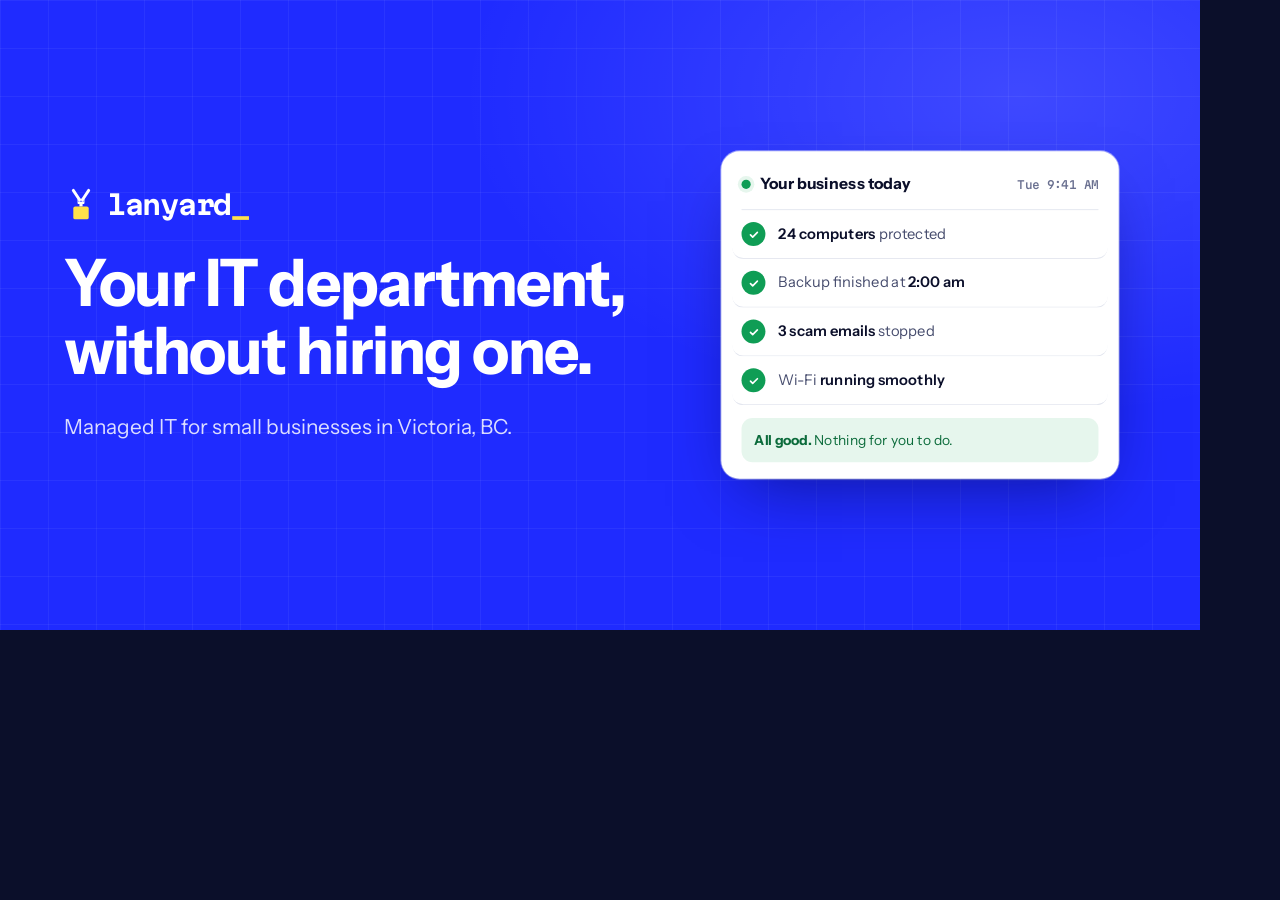
<file: tools/og-card.html>
<!doctype html>
<!-- Template for assets/img/og-image.png (1200x630). Rendered by tools/render-images.js. Not part of the live site. -->
<html lang="en-CA">
<head>
<meta charset="utf-8">
<title>og card</title>
<link rel="stylesheet" href="../assets/css/main.css">
<style>
  html, body { margin: 0; width: 1200px; height: 630px; overflow: hidden; }
  *, *::before, *::after { animation: none !important; transition: none !important; }
  .board__ic::before { display: none; }
  .og { width: 1200px; height: 630px; box-sizing: border-box; padding: 56px 64px; display: grid; grid-template-columns: 1.15fr .85fr; gap: 56px; align-items: center; }
  .og .hero__copy { gap: 26px; }
  .og .brand { color: #fff; }
  .og .brand__word { font-size: 1.6rem; }
  .og .mark { width: 34px; height: 34px; }
  .og .hero__title { font-size: 4.1rem; }
  .og .board { transform: scale(.92); transform-origin: center; }
</style>
</head>
<body>
<div class="hero og">
  <div class="hero__copy">
    <span class="brand brand--light">
      <svg class="mark" viewBox="0 0 64 64" aria-hidden="true"><path class="mark__strap" d="M17.5 4.5 29.2 22M46.5 4.5 34.8 22"/><path class="mark__clip" fill-rule="evenodd" d="M27.1 20h9.8a1.6 1.6 0 0 1 1.6 1.6v6.8a1.6 1.6 0 0 1-1.6 1.6h-9.8a1.6 1.6 0 0 1-1.6-1.6v-6.8a1.6 1.6 0 0 1 1.6-1.6zM27.5 21.9h1.2v4.4h-1.2zM30.1 21.9h1.2v4.4h-1.2zM32.7 21.9h1.2v4.4h-1.2zM35.3 21.9h1.2v4.4h-1.2z"/><path class="mark__clip" d="M29 29.5h6v4.3a1.2 1.2 0 0 1-1.2 1.2h-3.6a1.2 1.2 0 0 1-1.2-1.2z"/><rect class="mark__card" x="17.5" y="35" width="29" height="24" rx="3.6"/></svg>
      <span class="brand__word">lanyard<span class="brand__cur">_</span></span>
    </span>
    <p class="hero__title">Your IT department, without hiring one.</p>
    <p class="hero__lead">Managed IT for small businesses in Victoria, BC.</p>
  </div>
  <figure class="board">
    <div class="board__head"><span class="board__live"></span><b>Your business today</b><span class="board__time">Tue 9:41 AM</span></div>
    <ul class="board__list">
      <li class="board__item"><span class="board__ic"><svg viewBox="0 0 20 20"><path d="M5 10.5l3.2 3.2L15 7"/></svg></span><span><b>24 computers</b> protected</span></li>
      <li class="board__item"><span class="board__ic"><svg viewBox="0 0 20 20"><path d="M5 10.5l3.2 3.2L15 7"/></svg></span><span>Backup finished at <b>2:00 am</b></span></li>
      <li class="board__item"><span class="board__ic"><svg viewBox="0 0 20 20"><path d="M5 10.5l3.2 3.2L15 7"/></svg></span><span><b>3 scam emails</b> stopped</span></li>
      <li class="board__item"><span class="board__ic"><svg viewBox="0 0 20 20"><path d="M5 10.5l3.2 3.2L15 7"/></svg></span><span>Wi-Fi <b>running smoothly</b></span></li>
    </ul>
    <div class="board__foot"><b>All good.</b> Nothing for you to do.</div>
  </figure>
</div>
<script>window.ogReady = document.fonts.ready.then(() => true);</script>
</body>
</html>
</file>
<file: assets/css/main.css>
/* ==========================================================================
   Lanyard · main stylesheet
   Layout: a calm, light business site. One bold blue band at the top
   (the hero with a live "your business today" card) and one at the end
   (the free IT check). Everything between is white space, short copy and
   simple line icons. Instrument Sans for everything people read; Martian
   Mono only for the wordmark and small labels.
   Single deliberate light theme.
   ========================================================================== */

@font-face {
  font-family: "Instrument Sans";
  src: url("../fonts/instrument-sans.woff2") format("woff2");
  font-weight: 400 700;
  font-stretch: 75% 100%;
  font-display: swap;
}
@font-face {
  font-family: "Martian Mono";
  src: url("../fonts/martian-mono.woff2") format("woff2");
  font-weight: 100 800;
  font-stretch: 75% 112.5%;
  font-display: swap;
}

:root {
  /* colour */
  --bg: #ffffff;
  --bg-2: #f4f6fb;
  --ink: #0b0f2a;
  --ink-2: #474d6e;
  --ink-3: #6a7090;
  --line: #e3e6ef;
  --line-2: #cfd4e2;
  --blue: #1f2bff;        /* brand: Setup Blue */
  --blue-700: #1520c9;
  --blue-50: #eef0ff;
  --yellow: #ffe14a;      /* brand: Select Yellow */
  --yellow-600: #f3cf1d;
  --green: #0f9d55;
  --green-700: #0b6b3b;
  --green-50: #e6f6ed;
  --red: #c41f2d;
  --red-500: #e5384f;
  --red-50: #fdecee;
  --amber: #a05f00;
  --amber-500: #f0a92e;
  --amber-50: #fff3dc;
  --on-blue: #ffffff;
  --on-blue-2: rgba(255, 255, 255, .84);
  color-scheme: light;

  /* type */
  --f-sans: "Instrument Sans", system-ui, -apple-system, "Segoe UI", Roboto, sans-serif;
  --f-mono: "Martian Mono", ui-monospace, "SF Mono", Menlo, Consolas, monospace;
  --fs-h1: clamp(2.4rem, 1.4rem + 3.6vw, 4.1rem);
  --fs-h2: clamp(2rem, 1.4rem + 2.2vw, 3.1rem);
  --fs-lead: clamp(1.1rem, 1rem + .4vw, 1.3rem);

  /* layout */
  --maxw: 1200px;
  --pad: clamp(16px, 4vw, 40px);
  --head-h: 72px;
  --radius: 16px;
  --ease: cubic-bezier(.2, .75, .1, 1);
  --spring: cubic-bezier(.34, 1.56, .64, 1);
  --expo: cubic-bezier(.16, 1, .3, 1);
  --curtain: cubic-bezier(.76, 0, .24, 1);
  --shadow: 0 1px 2px rgba(11, 15, 42, .05), 0 18px 40px -20px rgba(11, 15, 42, .22);

  /* the page's entrance waits for the opening animation (see boot.js) */
  --intro-t: 2.05s;
}
:root.no-intro { --intro-t: .05s; }

/* ---------- base ---------- */
*, *::before, *::after { box-sizing: border-box; }
[hidden] { display: none !important; }
html { -webkit-text-size-adjust: 100%; text-size-adjust: 100%; scroll-padding-top: calc(var(--head-h) + env(safe-area-inset-top, 0px) + 8px); }
@media (prefers-reduced-motion: no-preference) { html { scroll-behavior: smooth; } }
body {
  margin: 0;
  background: var(--ink);   /* seen only behind a page as it sinks back */
  color: var(--ink);
  font: 400 1.0625rem/1.6 var(--f-sans);
  -webkit-font-smoothing: antialiased;
  -moz-osx-font-smoothing: grayscale;
  overflow-x: clip;
}
html.menu-open, html.menu-open body { overflow: hidden; }
img, svg { max-width: 100%; }
h1, h2, h3, p { margin: 0; }
ul, ol { margin: 0; padding: 0; list-style: none; }
a { color: var(--blue); text-underline-offset: .18em; }
button, input, select, textarea { font: inherit; color: inherit; }
button { cursor: pointer; }
::selection { background: var(--yellow); color: var(--ink); }
:focus-visible { outline: 3px solid var(--blue); outline-offset: 3px; }
.skip { position: absolute; left: 12px; top: -100px; z-index: 300; padding: 10px 14px; background: var(--yellow); color: var(--ink); font-weight: 600; text-decoration: none; border-radius: 8px; }
.skip:focus { top: calc(12px + env(safe-area-inset-top, 0px)); }

.wrap {
  width: 100%;
  max-width: var(--maxw);
  margin-inline: auto;
  padding-left: max(var(--pad), env(safe-area-inset-left, 0px));
  padding-right: max(var(--pad), env(safe-area-inset-right, 0px));
}

h2 { font: 700 var(--fs-h2)/1.1 var(--f-sans); font-stretch: 96%; letter-spacing: -.018em; text-wrap: balance; }
h3 { font: 600 1.1875rem/1.3 var(--f-sans); letter-spacing: -.01em; }
.eyebrow { font: 600 .75rem/1.2 var(--f-mono); letter-spacing: .08em; text-transform: uppercase; color: var(--blue); }
.eyebrow--light { color: var(--yellow); }

/* line icons */
.ic { display: block; width: 28px; height: 28px; fill: none; stroke: currentColor; stroke-width: 1.8; stroke-linecap: round; stroke-linejoin: round; }
.ic .ic__dot { fill: currentColor; stroke: none; }
.ic .ic__knob { fill: var(--blue-50); }

/* ---------- buttons ---------- */
.btn {
  display: inline-flex;
  align-items: center;
  justify-content: center;
  gap: .5em;
  padding: 14px 22px;
  border: 1.5px solid transparent;
  border-radius: 12px;
  font: 600 1rem/1.1 var(--f-sans);
  text-decoration: none;
  white-space: nowrap;
  transition: background-color .2s, border-color .2s, color .2s, transform .2s var(--ease), box-shadow .2s;
}
.btn:hover { transform: translateY(-1px); }
.btn:active { transform: none; }
.btn--sm { padding: 10px 16px; font-size: .9375rem; border-radius: 10px; }
.btn--primary { background: var(--yellow); color: var(--ink); }
.btn--primary:hover { background: var(--yellow-600); }
.btn--blue { background: var(--blue); color: #fff; }
.btn--blue:hover { background: var(--blue-700); }
.btn--ghost { color: #fff; border-color: rgba(255, 255, 255, .55); }
.btn--ghost:hover { border-color: #fff; background: rgba(255, 255, 255, .08); }
.btn--outline { color: var(--ink); border-color: var(--line-2); background: #fff; }
.btn--outline:hover { border-color: var(--ink); }
.btn[disabled] { opacity: .5; pointer-events: none; }

/* ---------- logo ---------- */
.brand { display: inline-flex; align-items: center; gap: 9px; color: var(--ink); text-decoration: none; }
.mark { display: block; width: 26px; height: 26px; overflow: visible; }
.mark__strap { fill: none; stroke: var(--blue); stroke-width: 5.5; stroke-linecap: round; stroke-linejoin: round; transition: stroke .3s; }
.mark__clip { fill: var(--blue); transition: fill .3s; }
.mark__card { fill: var(--ink); transition: fill .3s; }
.brand__word { font: 700 1.25rem/1 var(--f-mono); font-stretch: 112.5%; letter-spacing: -.05em; }
.brand__cur { color: var(--blue); }
.brand--light { color: #fff; }
.brand--light .mark__strap { stroke: #fff; }
.brand--light .mark__clip { fill: #fff; }
.brand--light .mark__card { fill: var(--yellow); }
.brand--light .brand__cur { color: var(--yellow); }

/* ---------- header: a floating bar that reads on every page ---------- */
.head {
  position: fixed;
  top: 0; left: 0; right: 0;
  z-index: 60;
  padding: calc(12px + env(safe-area-inset-top, 0px)) max(var(--pad), env(safe-area-inset-right, 0px)) 0 max(var(--pad), env(safe-area-inset-left, 0px));
  pointer-events: none;
  animation: head-in .9s var(--expo) calc(var(--intro-t) + .05s) both;
}
@keyframes head-in { from { opacity: 0; transform: translateY(-110%); } }
.head__in {
  pointer-events: auto;
  display: flex;
  align-items: center;
  gap: 26px;
  max-width: 1120px;
  height: 60px;
  margin-inline: auto;
  padding: 0 8px 0 20px;
  border-radius: 999px;
  background: rgba(255, 255, 255, .96);
  box-shadow: 0 14px 34px -18px rgba(4, 8, 70, .45), 0 0 0 1px rgba(11, 15, 42, .07);
}
.nav { display: flex; gap: 4px; margin-left: auto; }
.nav a { position: relative; padding: 8px 12px; border-radius: 999px; color: var(--ink-2); font-weight: 500; font-size: .9875rem; text-decoration: none; transition: color .2s, background-color .2s; }
.nav a:hover { color: var(--ink); background: var(--bg-2); }
.nav a[aria-current="true"] { color: var(--ink); }
.nav a[aria-current="true"]::after { content: ""; position: absolute; left: 50%; bottom: 3px; width: 4px; height: 4px; margin-left: -2px; border-radius: 50%; background: var(--blue); }
.head__cta { border-radius: 999px; }
.menu-btn { display: none; margin-left: auto; padding: 9px 16px; font-weight: 600; background: var(--bg-2); border: 0; border-radius: 999px; color: var(--ink); }
.menu {
  pointer-events: auto;
  display: grid;
  gap: 2px;
  max-width: 1120px;
  margin: 8px auto 0;
  padding: 10px 18px 18px;
  border-radius: 24px;
  background: #fff;
  box-shadow: 0 24px 50px -20px rgba(4, 8, 70, .45), 0 0 0 1px rgba(11, 15, 42, .07);
  animation: rise .3s var(--expo) both;
}
.menu a:not(.btn) { padding: 14px 4px; color: var(--ink); font-size: 1.125rem; font-weight: 600; text-decoration: none; border-bottom: 1px solid var(--line); }
.menu .btn { margin-top: 14px; }
@media (max-width: 900px) {
  .nav, .head__cta { display: none; }
  .menu-btn { display: inline-flex; }
  .head__in { height: 56px; padding-left: 18px; }
}

/* ---------- hero ---------- */
.hero {
  position: relative;
  overflow: hidden;
  color: #fff;
  background:
    radial-gradient(900px 520px at 85% 15%, rgba(255, 255, 255, .14), transparent 62%),
    linear-gradient(rgba(255, 255, 255, .05) 1px, transparent 1px) 0 0 / 48px 48px,
    linear-gradient(90deg, rgba(255, 255, 255, .05) 1px, transparent 1px) 0 0 / 48px 48px,
    var(--blue);
  padding-top: calc(var(--head-h) + env(safe-area-inset-top, 0px) + clamp(40px, 6vw, 88px));
  padding-bottom: clamp(72px, 9vw, 120px);
}
.hero ::selection { background: var(--yellow); color: var(--ink); }
.hero :focus-visible { outline-color: var(--yellow); }
.hero::before { content: ""; position: absolute; inset: -20%; z-index: -1; background: radial-gradient(40% 40% at 50% 50%, rgba(255, 255, 255, .1), transparent 70%); animation: drift 18s ease-in-out infinite alternate; pointer-events: none; }
@keyframes drift { from { transform: translate(-18%, -10%); } to { transform: translate(22%, 14%); } }
.hero__in { display: grid; grid-template-columns: minmax(0, 1.2fr) minmax(0, .8fr); gap: clamp(32px, 4vw, 64px); align-items: center; }
.hero__copy { display: grid; gap: 22px; justify-items: start; }
.hero__title { font: 700 var(--fs-h1)/1.04 var(--f-sans); font-stretch: 94%; letter-spacing: -.022em; text-wrap: balance; }
.hero__title .ln { display: block; overflow: hidden; padding-bottom: .1em; margin-bottom: -.1em; }
.hero__title .ln > span { display: inline-block; animation: line-up 1.1s var(--expo) both; }
.hero__title .ln:nth-child(1) > span { animation-delay: calc(var(--intro-t) + .06s); }
.hero__title .ln:nth-child(2) > span { animation-delay: calc(var(--intro-t) + .16s); }
@keyframes line-up { from { transform: translateY(108%); } }
.hero .eyebrow, .hero__lead, .hero__ctas, .hero__trust { animation: rise-in .9s var(--expo) both; }
.hero .eyebrow { animation-delay: calc(var(--intro-t) + 0s); }
.hero__lead { animation-delay: calc(var(--intro-t) + .3s); }
.hero__ctas { animation-delay: calc(var(--intro-t) + .4s); }
.hero__trust { animation-delay: calc(var(--intro-t) + .5s); }
@keyframes rise-in { from { opacity: 0; transform: translateY(22px); } }
.hero__lead { max-width: 36ch; font-size: var(--fs-lead); line-height: 1.5; color: var(--on-blue-2); }
.hero__ctas { display: flex; flex-wrap: wrap; gap: 12px; margin-top: 6px; }
.hero__trust { display: flex; flex-wrap: wrap; gap: 8px 22px; margin-top: 8px; font-size: .9375rem; color: var(--on-blue-2); }
.hero__trust li { display: flex; align-items: center; gap: 8px; }
.hero__trust li::before { content: ""; width: 10px; height: 5px; margin-top: -3px; border: solid var(--yellow); border-width: 0 0 2px 2px; transform: rotate(-45deg); }
.hero__visual { position: relative; }

/* the live "your business today" card */
.board {
  margin: 0;
  padding: 22px 22px 18px;
  background: #fff;
  color: var(--ink);
  border-radius: 20px;
  box-shadow: 0 30px 70px -24px rgba(4, 8, 70, .55), 0 0 0 1px rgba(255, 255, 255, .5);
  animation: board-in 1.2s var(--expo) calc(var(--intro-t) + .2s) both;
}
@keyframes board-in { from { opacity: 0; transform: translateY(48px) rotate(2.5deg) scale(.95); } }
.board__head { display: flex; align-items: center; gap: 10px; padding-bottom: 14px; border-bottom: 1px solid var(--line); font-size: 1.0625rem; }
.board__live { width: 10px; height: 10px; border-radius: 50%; background: var(--green); box-shadow: 0 0 0 4px var(--green-50); animation: live 2s ease-in-out infinite; }
@keyframes live { 50% { box-shadow: 0 0 0 7px rgba(15, 157, 85, .08); } }
.board__time { margin-left: auto; font: 500 .75rem/1 var(--f-mono); color: var(--ink-3); }
.board__list { display: grid; }
.board__list li { border-bottom: 1px solid var(--line); }
.board__item { display: flex; align-items: center; gap: 14px; margin-inline: -10px; padding: 13px 10px; border-radius: 12px; color: var(--ink-2); font-size: 1rem; line-height: 1.35; text-decoration: none; transition: background-color .2s; }
.board__item b { color: var(--ink); font-weight: 600; }
.board__item:hover { background: var(--bg-2); }
.board :focus-visible { outline-color: var(--blue); outline-offset: 0; }
.board__txt { flex: 1; min-width: 0; }
.board__go { flex: none; width: 8px; height: 8px; margin-right: 6px; border: solid var(--ink-3); border-width: 2px 2px 0 0; transform: rotate(45deg); opacity: .4; transition: opacity .2s, transform .25s var(--ease), border-color .2s; }
.board__item:hover .board__go { opacity: 1; border-color: var(--blue); transform: translateX(3px) rotate(45deg); }
.board__hint { display: flex; align-items: center; justify-content: center; gap: 9px; margin-top: 16px; color: var(--on-blue-2); font-size: .875rem; animation: rise-in .9s var(--expo) calc(var(--intro-t) + 1s) both; }
.board__hint::before { content: ""; width: 7px; height: 7px; border-radius: 50%; background: var(--yellow); animation: live-y 2s ease-in-out infinite; }
@keyframes live-y { 50% { box-shadow: 0 0 0 5px rgba(255, 225, 74, .2); } }
.board__ic { position: relative; flex: none; display: grid; place-items: center; width: 26px; height: 26px; border-radius: 50%; background: var(--green); animation: ic-done .35s var(--spring) both; animation-delay: calc(var(--intro-t) + var(--d)); }
.board__ic svg { width: 15px; height: 15px; fill: none; stroke: #fff; stroke-width: 2.4; stroke-linecap: round; stroke-linejoin: round; animation: check-in .3s var(--ease) both; animation-delay: calc(var(--intro-t) + var(--d)); }
.board__ic::before { content: ""; position: absolute; inset: -3px; border-radius: 50%; border: 2.5px solid transparent; border-top-color: var(--blue); animation: spin .7s linear var(--intro-t) 5, gone .15s linear calc(var(--intro-t) + var(--d)) forwards; }
.board__list li:nth-child(1) { --d: .7s; }
.board__list li:nth-child(2) { --d: 1.05s; }
.board__list li:nth-child(3) { --d: 1.4s; }
.board__list li:nth-child(4) { --d: 1.75s; }
.board__list li:nth-child(5) { --d: 2.1s; }
@keyframes ic-done { 0% { background: var(--line); transform: scale(.8); } 70% { transform: scale(1.12); } 100% { background: var(--green); transform: none; } }
@keyframes check-in { from { opacity: 0; transform: scale(.4); } }
@keyframes spin { to { transform: rotate(360deg); } }
@keyframes gone { to { opacity: 0; } }
.board__foot { margin-top: 14px; padding: 12px 14px; border-radius: 12px; background: var(--green-50); color: #0b6b3b; font-size: .9375rem; animation: foot-in .4s var(--ease) calc(var(--intro-t) + 2.4s) both; }
@keyframes foot-in { from { opacity: .35; } }
.board__toast {
  position: absolute;
  top: -22px;
  right: 16px;
  padding: 10px 14px;
  border-radius: 999px;
  background: var(--ink);
  color: #fff;
  font-size: .875rem;
  box-shadow: 0 12px 30px -10px rgba(4, 8, 70, .6);
  animation: toast 3.4s var(--ease) both;
}
.board__toast::before { content: ""; display: inline-block; width: 8px; height: 8px; margin-right: 8px; border-radius: 50%; background: var(--yellow); }
@keyframes toast { 0% { opacity: 0; transform: translateY(8px); } 10%, 85% { opacity: 1; transform: none; } 100% { opacity: 0; transform: translateY(-6px); } }

@media (max-width: 900px) {
  .hero__in { grid-template-columns: minmax(0, 1fr); }
  .hero__visual { margin-top: 12px; }
}

/* ---------- sections ---------- */
.section { padding-block: clamp(72px, 9vw, 120px); background: var(--bg); }
.section--alt { background: var(--bg-2); }
.section__head { display: grid; gap: 14px; max-width: 760px; margin-bottom: clamp(36px, 5vw, 56px); }
.section__lead { max-width: 56ch; font-size: var(--fs-lead); line-height: 1.5; color: var(--ink-2); }

/* what is managed IT */
.pillars { display: grid; grid-template-columns: repeat(3, minmax(0, 1fr)); gap: clamp(20px, 3vw, 40px); }
.pillar { display: grid; gap: 12px; align-content: start; }
.pillar__ic, .service__ic, .reason__ic { display: grid; place-items: center; width: 52px; height: 52px; border-radius: 14px; background: var(--blue-50); color: var(--blue); }
.pillar h3 { margin-top: 6px; font-size: 1.375rem; }
.pillar p { color: var(--ink-2); max-width: 34ch; }
@media (max-width: 760px) { .pillars { grid-template-columns: minmax(0, 1fr); } }

/* services */
.services { display: grid; grid-template-columns: repeat(3, minmax(0, 1fr)); gap: 16px; }
.services > li { display: grid; }
.service { position: relative; isolation: isolate; overflow: hidden; display: grid; gap: 10px; align-content: start; padding: 26px; background: #fff; color: var(--ink); text-decoration: none; border: 1px solid var(--line); border-radius: var(--radius); transition: border-color .2s, transform .25s var(--ease), box-shadow .25s; }
.service::before { content: ""; position: absolute; inset: 0; z-index: -1; background: radial-gradient(280px circle at var(--mx, 50%) var(--my, 0%), rgba(31, 43, 255, .09), transparent 70%); opacity: 0; transition: opacity .3s; pointer-events: none; }
.service:hover { border-color: var(--blue); transform: translateY(-2px); box-shadow: var(--shadow); }
.service:hover::before { opacity: 1; }
.service h3 { margin-top: 8px; }
.service p { color: var(--ink-2); font-size: 1rem; }
.service__more, .more { display: inline-flex; align-items: center; gap: 8px; color: var(--blue); font-weight: 600; font-size: .9375rem; }
.service__more { margin-top: 6px; }
.more { justify-self: start; margin-top: 4px; text-decoration: none; }
.more:hover { text-decoration: underline; }
.service__more::after, .more::after { content: ""; width: 6px; height: 6px; margin-top: 1px; border: solid currentColor; border-width: 2px 2px 0 0; transform: rotate(45deg); transition: transform .25s var(--ease); }
.service:hover .service__more::after, .more:hover::after { transform: translateX(3px) rotate(45deg); }
.works-with { margin-top: 28px; color: var(--ink-3); font-size: .9375rem; }
@media (max-width: 960px) { .services { grid-template-columns: repeat(2, minmax(0, 1fr)); } }
@media (max-width: 600px) {
  .services { grid-template-columns: minmax(0, 1fr); gap: 10px; }
  .service, .pillar, .reason { grid-template-columns: 44px minmax(0, 1fr); column-gap: 16px; row-gap: 4px; }
  .service { padding: 18px; }
  .service__ic, .pillar__ic, .reason__ic { grid-row: 1 / span 2; width: 44px; height: 44px; border-radius: 12px; }
  .service h3, .pillar h3 { margin-top: 0; }
  .pillar h3 { font-size: 1.1875rem; }
  .pillar .more, .service__more { grid-column: 2; }
  .reason h3 { margin-bottom: 0; }
  .pillars { gap: 24px; }
}

/* how it works */
.steps { position: relative; display: grid; grid-template-columns: repeat(4, minmax(0, 1fr)); gap: 24px; }
.steps::before { content: ""; position: absolute; top: 22px; left: 0; right: 0; height: 2px; background: linear-gradient(90deg, var(--blue) 0 25%, var(--line) 25%); }
.step { position: relative; display: grid; gap: 10px; align-content: start; padding-top: 0; }
.step__n { display: grid; place-items: center; width: 46px; height: 46px; border-radius: 50%; background: #fff; border: 2px solid var(--blue); color: var(--blue); font: 700 .8125rem/1 var(--f-mono); }
.step:first-child .step__n { background: var(--blue); color: #fff; }
.step h3 { margin-top: 10px; font-size: 1.25rem; }
.step p { color: var(--ink-2); max-width: 30ch; }
@media (max-width: 860px) {
  .steps { grid-template-columns: minmax(0, 1fr); gap: 28px; padding-left: 0; }
  .steps::before { top: 0; bottom: 0; left: 22px; right: auto; width: 2px; height: auto; background: var(--line); }
  .step { grid-template-columns: 46px minmax(0, 1fr); column-gap: 18px; }
  .step__n { grid-row: 1 / span 2; }
  .step h3 { margin-top: 8px; }
  .step .more { grid-column: 2; }
}

/* pricing */
.calc {
  display: grid;
  grid-template-columns: minmax(0, 1fr) auto;
  align-items: center;
  gap: 14px 20px;
  max-width: 720px;
  margin-bottom: 28px;
  padding: 22px 24px;
  background: #fff;
  border: 1px solid var(--line);
  border-radius: var(--radius);
}
.calc__label { font-weight: 600; }
.calc__out { font: 700 1.5rem/1 var(--f-sans); letter-spacing: -.02em; color: var(--blue); font-variant-numeric: tabular-nums; }
.calc__range { grid-column: 1 / -1; width: 100%; height: 28px; margin: 0; accent-color: var(--blue); cursor: pointer; }
.plans { display: grid; grid-template-columns: repeat(3, minmax(0, 1fr)); gap: 20px; align-items: start; }
.plan { position: relative; display: grid; gap: 12px; padding: 30px 28px; background: #fff; border: 1px solid var(--line); border-radius: 20px; }
.plan__badge { position: absolute; top: -13px; left: 28px; padding: 6px 12px; border-radius: 999px; background: var(--yellow); color: var(--ink); font: 600 .6875rem/1 var(--f-mono); letter-spacing: .08em; text-transform: uppercase; }
.plan__name { font-size: 1.375rem; font-weight: 700; }
.plan__desc { color: var(--ink-2); margin-top: -6px; }
.plan__price { display: flex; align-items: baseline; gap: 8px; margin-top: 8px; }
.plan__price b { font: 700 3rem/1 var(--f-sans); letter-spacing: -.04em; font-variant-numeric: tabular-nums; }
.plan__price span { color: var(--ink-3); font-size: .9375rem; }
.plan__total { color: var(--ink-3); font-size: .9375rem; }
.plan__total b { color: var(--ink); font-variant-numeric: tabular-nums; }
.plan__btn { width: 100%; margin: 6px 0 4px; }
.plan__list { display: grid; gap: 11px; padding-top: 18px; border-top: 1px solid var(--line); }
.plan__list li { position: relative; display: flex; align-items: flex-start; justify-content: space-between; gap: 10px; padding-left: 28px; font-size: .9875rem; line-height: 1.4; }
.plan__list .tip-btn { flex: none; margin: 0; }
.plan__list li::before { content: ""; position: absolute; left: 3px; top: .32em; width: 11px; height: 6px; border: solid var(--green); border-width: 0 0 2.2px 2.2px; transform: rotate(-45deg); }
.plan__list .plan__inc { font-weight: 600; }
.plan--main { background: var(--blue); color: #fff; border-color: var(--blue); box-shadow: 0 30px 60px -30px rgba(31, 43, 255, .6); }
.plan--main .plan__desc, .plan--main .plan__price span, .plan--main .plan__total { color: var(--on-blue-2); }
.plan--main .plan__total b { color: #fff; }
.plan--main .plan__list { border-color: rgba(255, 255, 255, .25); }
.plan--main .plan__list li::before { border-color: var(--yellow); }
.plan--main :focus-visible { outline-color: var(--yellow); }
.plans__foot { display: flex; flex-wrap: wrap; align-items: center; justify-content: space-between; gap: 18px 32px; margin-top: 28px; }
.plans__note { flex: 1 1 420px; max-width: 70ch; color: var(--ink-3); font-size: .9375rem; }
@media (max-width: 960px) { .plans { grid-template-columns: minmax(0, 1fr); max-width: 520px; gap: 28px; } }

/* why us */
.why { display: grid; grid-template-columns: minmax(0, 1fr) minmax(0, 1.2fr); gap: clamp(32px, 6vw, 96px); align-items: start; }
.section__head--left { margin-bottom: 0; }
.reasons { display: grid; grid-template-columns: repeat(2, minmax(0, 1fr)); gap: 32px 28px; }
.reason { display: grid; gap: 14px; align-content: start; }
.reason h3 { margin-bottom: 6px; }
.reason p { color: var(--ink-2); font-size: 1rem; }
@media (max-width: 900px) { .why { grid-template-columns: minmax(0, 1fr); } }
@media (max-width: 560px) { .reasons { grid-template-columns: minmax(0, 1fr); } }

/* faq */
.faq-wrap { display: grid; grid-template-columns: minmax(0, .8fr) minmax(0, 1.2fr); gap: clamp(32px, 6vw, 96px); align-items: start; }
.faq { border-top: 1px solid var(--line-2); }
.faq__q { border-bottom: 1px solid var(--line-2); }
.faq__q summary { position: relative; padding: 22px 48px 22px 0; font-size: 1.125rem; font-weight: 600; line-height: 1.35; list-style: none; cursor: pointer; }
.faq__q summary::-webkit-details-marker { display: none; }
.faq__q summary::before, .faq__q summary::after { content: ""; position: absolute; right: 6px; top: 50%; width: 16px; height: 2px; background: var(--blue); transition: transform .25s var(--ease); }
.faq__q summary::after { transform: rotate(90deg); }
.faq__q[open] summary::after { transform: rotate(0deg); }
.faq__q summary:hover { color: var(--blue); }
.faq__q p { max-width: 60ch; padding: 0 0 24px; color: var(--ink-2); }
@media (max-width: 900px) { .faq-wrap { grid-template-columns: minmax(0, 1fr); } }

/* ---------- contact ---------- */
.cta {
  color: #fff;
  background:
    radial-gradient(700px 420px at 10% 0%, rgba(255, 255, 255, .12), transparent 60%),
    var(--blue);
  padding-block: clamp(72px, 9vw, 120px);
}
.cta ::selection { background: var(--yellow); color: var(--ink); }
.cta__in { display: grid; grid-template-columns: minmax(0, .9fr) minmax(0, 1.1fr); gap: clamp(32px, 6vw, 88px); align-items: start; }
.cta__copy { display: grid; gap: 18px; justify-items: start; }
.cta__copy :focus-visible { outline-color: var(--yellow); }
.cta__lead { max-width: 40ch; font-size: var(--fs-lead); line-height: 1.5; color: var(--on-blue-2); }
.cta__list { display: grid; gap: 10px; margin-top: 4px; }
.cta__list li { display: flex; align-items: center; gap: 12px; font-weight: 500; }
.cta__list li::before { content: ""; width: 11px; height: 6px; margin-top: -3px; border: solid var(--yellow); border-width: 0 0 2.2px 2.2px; transform: rotate(-45deg); }
.cta__mail { margin-top: 8px; color: var(--on-blue-2); }
.cta__mail a { color: #fff; font-weight: 600; }
.cta__card { padding: clamp(22px, 3vw, 36px); background: #fff; color: var(--ink); border-radius: 22px; box-shadow: 0 40px 80px -40px rgba(4, 8, 70, .6); }
.form { display: grid; gap: 18px; }
.form__row { display: grid; grid-template-columns: repeat(2, minmax(0, 1fr)); gap: 18px; }
.field { display: grid; gap: 7px; min-width: 0; margin: 0; padding: 0; border: 0; }
.field label, .field legend { padding: 0; font-size: .9375rem; font-weight: 600; }
.field legend { margin-bottom: 10px; }
.opt { font-weight: 400; color: var(--ink-3); }
.field input[type="text"], .field input[type="email"], .field input[type="tel"], .field select, .field textarea {
  width: 100%;
  min-width: 0;
  padding: 12px 14px;
  font-size: 1rem;
  background: #fff;
  border: 1.5px solid var(--line-2);
  border-radius: 10px;
  outline: none;
  transition: border-color .2s, box-shadow .2s;
}
.field textarea { resize: vertical; min-height: 92px; }
.field select { appearance: none; -webkit-appearance: none; padding-right: 40px; background-image: linear-gradient(45deg, transparent 50%, var(--ink-2) 50%), linear-gradient(135deg, var(--ink-2) 50%, transparent 50%); background-position: calc(100% - 21px) 52%, calc(100% - 15px) 52%; background-size: 6px 6px; background-repeat: no-repeat; }
.field input:focus, .field select:focus, .field textarea:focus { border-color: var(--blue); box-shadow: 0 0 0 4px var(--blue-50); }
.field input[aria-invalid="true"] { border-color: #c41f2d; }
.pills { display: flex; flex-wrap: wrap; gap: 8px; }
.pills input { position: absolute; opacity: 0; width: 1px; height: 1px; pointer-events: none; }
.pills label { padding: 9px 14px; border: 1.5px solid var(--line-2); border-radius: 999px; font-size: .9375rem; font-weight: 500; cursor: pointer; user-select: none; transition: background-color .15s, border-color .15s, color .15s; }
.pills label:hover { border-color: var(--blue); }
.pills input:checked + label { background: var(--blue); border-color: var(--blue); color: #fff; }
.pills input:focus-visible + label { outline: 3px solid var(--blue); outline-offset: 2px; }
.form__error { color: #c41f2d; font-weight: 500; }
.form__submit { width: 100%; padding: 16px 22px; font-size: 1.0625rem; }
.done { display: grid; gap: 12px; justify-items: start; padding: 12px 0; }
.done:focus { outline: none; }
.done__ic { display: grid; place-items: center; width: 52px; height: 52px; border-radius: 50%; background: var(--green); }
.done__ic svg { width: 26px; height: 26px; fill: none; stroke: #fff; stroke-width: 2.4; stroke-linecap: round; stroke-linejoin: round; }
.done h3 { font-size: 1.5rem; }
.done p { color: var(--ink-2); }
@media (max-width: 900px) { .cta__in { grid-template-columns: minmax(0, 1fr); } }
@media (max-width: 560px) { .form__row { grid-template-columns: minmax(0, 1fr); } }

/* ---------- footer ---------- */
.foot { padding-top: 56px; padding-bottom: calc(28px + env(safe-area-inset-bottom, 0px)); background: var(--ink); color: rgba(255, 255, 255, .78); }
.foot a { color: #fff; text-decoration: none; }
.foot a:hover { text-decoration: underline; }
.foot :focus-visible { outline-color: var(--yellow); }
.foot__in { display: grid; grid-template-columns: minmax(0, 1.4fr) minmax(0, 1fr) minmax(0, 1fr); gap: 32px; padding-bottom: 40px; border-bottom: 1px solid rgba(255, 255, 255, .14); }
.foot__brand { display: grid; gap: 14px; justify-items: start; }
.foot__nav { display: grid; gap: 10px; align-content: start; }
.foot__contact { display: grid; gap: 8px; align-content: start; }
.foot__legal { padding-top: 22px; font-size: .875rem; color: rgba(255, 255, 255, .6); }
@media (max-width: 760px) { .foot__in { grid-template-columns: minmax(0, 1fr); } }

/* ==========================================================================
   Interactive layer: the pop-up panel, the live demos inside it, the
   1-minute check, the sample report, the plan comparison and the "?" tips.
   ========================================================================== */

.sr-only { position: absolute !important; width: 1px; height: 1px; margin: -1px; padding: 0; overflow: hidden; clip: rect(0 0 0 0); clip-path: inset(50%); white-space: nowrap; border: 0; }
.on-touch { display: none; }
@media (hover: none) { .on-touch { display: inline; } .on-mouse { display: none; } }
@keyframes pop { 0% { transform: scale(.6); } 60% { transform: scale(1.15); } 100% { transform: none; } }
@keyframes rise { from { opacity: 0; transform: translateY(10px); } }
@keyframes blink { 50% { opacity: .25; } }
@keyframes ring-out { from { opacity: .8; transform: scale(1); } to { opacity: 0; transform: scale(2.2); } }
@keyframes fade-in { from { opacity: 0; } }
@keyframes fade-out { to { opacity: 0; } }
@keyframes swap-next { from { opacity: 0; transform: translateX(32px); } }
@keyframes swap-prev { from { opacity: 0; transform: translateX(-32px); } }

/* ---------- 1-minute check: a dark page of its own ---------- */
.quizband {
  color: #fff;
  background:
    radial-gradient(900px 560px at 85% 20%, rgba(31, 43, 255, .55), transparent 70%),
    radial-gradient(700px 500px at 0% 100%, rgba(31, 43, 255, .25), transparent 70%),
    linear-gradient(rgba(255, 255, 255, .035) 1px, transparent 1px) 0 0 / 48px 48px,
    linear-gradient(90deg, rgba(255, 255, 255, .035) 1px, transparent 1px) 0 0 / 48px 48px,
    var(--ink);
}
.quizband__in {
  display: grid;
  grid-template-columns: minmax(0, 1fr) auto;
  align-items: center;
  gap: 40px clamp(40px, 7vw, 120px);
}
.quizband__copy { display: grid; gap: 18px; justify-items: start; max-width: 600px; }
.quizband__copy h2 { font-size: clamp(2.4rem, 1.4rem + 3.4vw, 4.4rem); line-height: 1.02; }
.quizband__copy p:not(.eyebrow) { color: rgba(255, 255, 255, .78); font-size: var(--fs-lead); line-height: 1.5; }
.quizband__copy .btn { margin-top: 10px; }
.quizband :focus-visible { outline-color: var(--yellow); }
.quizband__art { width: clamp(260px, 32vw, 440px); }
.quizband__scale { display: flex; justify-content: space-between; margin-top: 14px; color: rgba(255, 255, 255, .55); font: 600 .6875rem/1 var(--f-mono); letter-spacing: .06em; text-transform: uppercase; }
@media (max-width: 760px) {
  .quizband__in { grid-template-columns: minmax(0, 1fr); }
  .quizband__art { width: min(320px, 100%); justify-self: center; }
}

/* gauges: the deco one on the band, the score in the check and the report */
.gauge { display: block; width: 100%; height: auto; overflow: visible; }
.gauge path { fill: none; stroke-linecap: round; }
.gauge .gauge__track { stroke: var(--line); stroke-width: 18; }
.gauge .gauge__fill { stroke: var(--blue); stroke-width: 18; stroke-dasharray: 100 200; stroke-dashoffset: 100; transition: stroke-dashoffset 1.3s var(--ease); }
.is-good .gauge__fill { stroke: var(--green); }
.is-mid .gauge__fill { stroke: var(--amber-500); }
.is-bad .gauge__fill { stroke: var(--red-500); }
.gauge--deco .gauge__track { display: none; }
.gauge .gauge__seg { stroke-width: 18; }
.gauge .gauge__seg--mid { stroke-linecap: butt; stroke: var(--yellow); }
.gauge__seg--bad { stroke: #ff6b7d; }
.gauge__seg--good { stroke: #34d98a; }
.gauge__needle { transform-box: view-box; transform-origin: 110px 118px; transform: rotate(-30deg); }
.gauge__needle path { stroke: #fff; stroke-width: 5; }
.gauge__needle circle { fill: #fff; }
.quizband.is-live .gauge__needle { animation: needle 7s var(--ease) infinite; }
@keyframes needle { 0%, 100% { transform: rotate(-30deg); } 25% { transform: rotate(54deg); } 50% { transform: rotate(6deg); } 75% { transform: rotate(-64deg); } }

/* ---------- "?" explanations on the plans ---------- */
.tip-btn { position: relative; display: inline-grid; place-items: center; width: 20px; height: 20px; margin-left: 6px; padding: 0; vertical-align: 1px; border: 1.5px solid var(--line-2); border-radius: 50%; background: #fff; color: var(--ink-3); font: 700 .6875rem/1 var(--f-sans); transition: border-color .2s, color .2s; }
.tip-btn::after { content: ""; position: absolute; inset: -7px; }
.tip-btn:hover, .tip-btn[aria-expanded="true"] { border-color: var(--blue); color: var(--blue); }
.plan--main .tip-btn { background: transparent; border-color: rgba(255, 255, 255, .45); color: #fff; }
.plan--main .tip-btn:hover, .plan--main .tip-btn[aria-expanded="true"] { border-color: var(--yellow); color: var(--yellow); }
.tip {
  display: none;
  position: fixed;
  inset: auto;
  left: 0;
  top: 0;
  z-index: 90;
  width: max-content;
  max-width: min(290px, calc(100vw - 24px));
  margin: 0;
  padding: 12px 14px;
  border: 0;
  border-radius: 12px;
  background: var(--ink);
  color: #fff;
  font: 500 .875rem/1.45 var(--f-sans);
  letter-spacing: 0;
  text-align: left;
  box-shadow: 0 18px 40px -16px rgba(4, 8, 70, .55);
  overflow: visible;
  opacity: 0;
  transform: translateY(4px);
  transition: opacity .18s, transform .2s var(--ease);
}
.tip.is-open { display: block; }
.tip:popover-open { display: block; }
.tip.is-on { opacity: 1; transform: none; }
.tip::after { content: ""; position: absolute; top: 100%; left: var(--ax, 50%); width: 12px; height: 12px; margin: -6px 0 0 -6px; border-radius: 2px; background: inherit; transform: rotate(45deg); }
.tip.is-below::after { top: auto; bottom: 100%; margin: 0 0 -6px -6px; }

/* ---------- the panel ---------- */
html { scrollbar-gutter: stable; }
html.sheet-open { overflow: hidden; }
/* nothing behind an open panel needs to move */
html.sheet-open main *, html.sheet-open main *::before, html.sheet-open main *::after { animation-play-state: paused !important; }
.sheet {
  width: min(1060px, calc(100vw - 48px));
  max-width: none;
  max-height: min(880px, calc(100vh - 48px));
  max-height: min(880px, calc(100dvh - 48px));
  margin: auto;
  padding: 0;
  border: 0;
  border-radius: 26px;
  background: #fff;
  color: var(--ink);
  box-shadow: 0 50px 120px -40px rgba(4, 8, 70, .65), 0 0 0 1px rgba(11, 15, 42, .06);
  overflow: hidden;
  overscroll-behavior: contain;
  will-change: transform;
}
.sheet[open] { display: flex; flex-direction: column; animation: sheet-in .55s cubic-bezier(.16, 1, .3, 1) both; }
.sheet[data-size="s"] { width: min(760px, calc(100vw - 48px)); }
.sheet[data-size="m"] { width: min(940px, calc(100vw - 48px)); }
@media (min-width: 701px) { .sheet { transition: width .4s var(--ease); } }
.sheet::backdrop { background: rgba(8, 11, 36, .58); }
.sheet[open]::backdrop { animation: fade-in .3s ease both; }
.sheet.is-shown { animation: none; }
.sheet.is-closing { animation: sheet-out .24s ease-in both; pointer-events: none; }
.sheet.is-closing::backdrop { animation: fade-out .24s ease-in both; }
@keyframes sheet-in { from { opacity: 0; transform: translate(var(--ox, 0px), var(--oy, 36px)) scale(.42); } 35% { opacity: 1; } }
@keyframes sheet-out { to { opacity: 0; transform: translateY(14px) scale(.97); } }
@keyframes sheet-up { from { transform: translateY(100%); } }
@keyframes sheet-down { to { transform: translateY(100%); } }
.sheet :focus-visible { outline-offset: 2px; }
.sheet__body { flex: 1 1 auto; min-height: 0; overflow-y: auto; overscroll-behavior: contain; padding: 52px 52px 44px; }
.sheet__body:focus { outline: none; }
.sheet__body.is-next > * { animation: swap-next .45s var(--ease) both; }
.sheet__body.is-prev > * { animation: swap-prev .45s var(--ease) both; }
.sheet__body.is-swap > * { animation: rise .4s var(--ease) both; }
.sheet__close { position: absolute; top: 12px; right: 12px; z-index: 3; display: grid; place-items: center; width: 40px; height: 40px; padding: 0; border: 0; border-radius: 50%; background: var(--bg-2); color: var(--ink); transition: background-color .2s, transform .3s var(--ease); }
.sheet__close:hover { background: var(--line); transform: rotate(90deg); }
.sheet__close svg { width: 18px; height: 18px; fill: none; stroke: currentColor; stroke-width: 2.2; stroke-linecap: round; }
.sheet__grab { display: none; }
.sheet__nav { flex: none; display: flex; align-items: center; justify-content: space-between; gap: 12px; padding: 10px 14px; border-top: 1px solid var(--line); background: #fff; }
.sheet__step { display: inline-flex; align-items: center; gap: 10px; min-width: 0; max-width: 44%; padding: 8px 12px; border: 0; border-radius: 12px; background: transparent; color: var(--ink); text-align: left; transition: background-color .2s; }
.sheet__step:hover { background: var(--bg-2); }
.sheet__step span { display: grid; min-width: 0; }
.sheet__step small { color: var(--ink-3); font: 600 .6875rem/1.4 var(--f-mono); letter-spacing: .06em; text-transform: uppercase; }
.sheet__step b { overflow: hidden; white-space: nowrap; text-overflow: ellipsis; font-size: .9375rem; font-weight: 600; }
.sheet__step--next { text-align: right; }
.sheet__step svg { flex: none; width: 18px; height: 18px; fill: none; stroke: currentColor; stroke-width: 2; stroke-linecap: round; stroke-linejoin: round; transition: transform .25s var(--ease); }
.sheet__step:hover svg { transform: translateX(-3px); }
.sheet__step--next:hover svg { transform: translateX(3px); }
.sheet__pos { color: var(--ink-3); font: 600 .75rem/1 var(--f-mono); white-space: nowrap; }
@media (max-width: 700px) {
  .sheet, .sheet[data-size] { width: 100%; max-height: calc(100vh - 16px); max-height: calc(100dvh - 16px - env(safe-area-inset-top, 0px)); margin: auto 0 0; border-radius: 22px 22px 0 0; transition: transform .32s cubic-bezier(.16, 1, .3, 1); }
  .sheet[open] { animation-name: sheet-up; animation-duration: .5s; }
  .sheet.is-shown { animation: none; }
  .sheet.is-closing { animation: sheet-down .26s ease-in both; }
  .sheet.is-dragging, .sheet.is-flung { animation: none; }
  .sheet.is-dragging { transition: none; }
  .sheet.is-flung { transition-duration: .25s; transition-timing-function: ease-in; }
  .sheet__grab { display: grid; place-items: center; flex: none; height: 28px; touch-action: none; cursor: grab; }
  .sheet__grab span { width: 44px; height: 5px; border-radius: 3px; background: var(--line-2); }
  .sheet__body { padding: 4px 20px 28px; }
  .sheet__close { top: 8px; right: 10px; width: 36px; height: 36px; }
  .sheet__nav { padding: 8px 10px calc(8px + env(safe-area-inset-bottom, 0px)); }
  .sheet__step { max-width: none; padding: 10px 12px; }
  .sheet__step b { display: none; }
  .sheet__step small { color: var(--ink); font-size: .75rem; }
}

/* ---------- a service, inside the panel ---------- */
.sv { display: grid; grid-template-columns: minmax(0, .92fr) minmax(0, 1.08fr); gap: clamp(28px, 4vw, 52px); align-items: start; }
.sv__main { display: grid; gap: 16px; justify-items: start; padding-top: 4px; }
.sv__ic { display: grid; place-items: center; width: 56px; height: 56px; border-radius: 16px; background: var(--blue-50); color: var(--blue); }
.sv__title { font: 700 clamp(1.75rem, 1.3rem + 1.3vw, 2.4rem)/1.08 var(--f-sans); font-stretch: 96%; letter-spacing: -.02em; text-wrap: balance; }
.sv__lead { max-width: 44ch; color: var(--ink-2); font-size: 1.125rem; line-height: 1.5; }
.sv__list { display: grid; gap: 11px; margin-top: 4px; }
.sv__list li { position: relative; padding-left: 32px; line-height: 1.45; }
.sv__list li::before { content: ""; position: absolute; left: 0; top: .05em; width: 22px; height: 22px; border-radius: 50%; background: var(--green-50); }
.sv__list li::after { content: ""; position: absolute; left: 7px; top: calc(.05em + 7px); width: 8px; height: 4.5px; border: solid var(--green); border-width: 0 0 2.2px 2.2px; transform: rotate(-45deg); }
.sv__tools { align-self: stretch; margin-top: 6px; padding-top: 16px; border-top: 1px solid var(--line); color: var(--ink-2); font-size: .9375rem; }
.sv__tools span { display: block; margin-bottom: 4px; color: var(--ink-3); font: 600 .6875rem/1.2 var(--f-mono); letter-spacing: .08em; text-transform: uppercase; }
.sv__ctas { margin-top: 6px; }
.sv__side { display: grid; gap: 12px; min-width: 0; }
.demo__cap { padding-inline: 4px; color: var(--ink-3); font-size: .875rem; line-height: 1.5; }
@media (max-width: 880px) {
  .sv { display: flex; flex-direction: column; align-items: flex-start; gap: 16px; }
  .sv__main { display: contents; }
  .sv__ic { order: 1; width: 48px; height: 48px; border-radius: 14px; }
  .sv__title { order: 2; padding-right: 36px; }
  .sv__lead { order: 3; }
  .sv__side { order: 4; align-self: stretch; margin-block: 4px 8px; }
  .sv__list { order: 5; }
  .sv__tools { order: 6; }
  .sv__ctas { order: 7; }
}

/* ---------- demo stage and app window ---------- */
.demo { container-type: inline-size; padding: clamp(10px, 2vw, 18px); border-radius: 20px; background: radial-gradient(rgba(11, 15, 42, .08) 1px, transparent 1.4px) 0 0 / 14px 14px, var(--bg-2); }
.app { overflow: hidden; background: #fff; border: 1px solid var(--line); border-radius: 14px; box-shadow: 0 1px 2px rgba(11, 15, 42, .05), 0 24px 48px -28px rgba(11, 15, 42, .35); color: var(--ink); font-size: .875rem; line-height: 1.4; }
.app svg { max-width: none; }
.app__bar { display: flex; align-items: center; gap: 10px; min-height: 42px; padding: 8px 10px 8px 12px; border-bottom: 1px solid var(--line); background: #fbfcfe; }
.app__dots { flex: none; display: flex; gap: 5px; }
.app__dots i { width: 9px; height: 9px; border-radius: 50%; background: var(--line-2); }
.app__title { flex: 1; min-width: 0; overflow: hidden; white-space: nowrap; text-overflow: ellipsis; font-size: .8125rem; font-weight: 600; }
.app__st { flex: none; display: inline-flex; align-items: center; gap: 6px; padding: 5px 9px; border-radius: 999px; background: var(--bg-2); color: var(--ink-2); font: 600 .6875rem/1 var(--f-mono); white-space: nowrap; transition: background-color .25s, color .25s; }
.app__st:empty { display: none; }
.app__st::before { content: ""; width: 6px; height: 6px; border-radius: 50%; background: currentColor; }
.app__st.is-busy { background: var(--blue-50); color: var(--blue); }
.app__st.is-busy::before { animation: blink 1s ease-in-out infinite; }
.app__st.is-ok { background: var(--green-50); color: var(--green-700); }
.app__st.is-bad { background: var(--red-50); color: var(--red); }
.app__body { position: relative; padding: 16px; }
.app__foot { display: flex; align-items: center; justify-content: flex-end; gap: 8px; padding: 8px 10px; border-top: 1px solid var(--line); background: #fbfcfe; }
.app__btn { display: inline-flex; align-items: center; gap: 6px; padding: 7px 11px; border: 1px solid var(--line-2); border-radius: 8px; background: #fff; color: var(--ink); font: 600 .8125rem/1 var(--f-sans); transition: border-color .2s, background-color .2s, color .2s; }
.app__btn:hover { border-color: var(--ink); }
.app__btn svg { width: 14px; height: 14px; fill: none; stroke: currentColor; stroke-width: 2; stroke-linecap: round; stroke-linejoin: round; }
.app__btn--warn { margin-right: auto; border-color: #f3c2c8; background: var(--red-50); color: var(--red); }
.app__btn--warn:hover { border-color: var(--red); }
.app__btn--warn svg { fill: currentColor; stroke: none; }
.seg { display: flex; gap: 4px; margin-bottom: 14px; padding: 4px; border-radius: 10px; background: var(--bg-2); }
.seg__b { flex: 1; padding: 8px 10px; border: 0; border-radius: 7px; background: transparent; color: var(--ink-2); font-size: .8125rem; font-weight: 600; transition: background-color .2s, color .2s, box-shadow .2s; }
.seg__b:hover { color: var(--ink); }
.seg__b[aria-pressed="true"] { background: #fff; color: var(--ink); box-shadow: 0 1px 3px rgba(11, 15, 42, .14); }

/* computers: update rings */
.upd { display: grid; gap: 16px; }
.upd__grid { display: grid; grid-template-columns: repeat(9, minmax(0, 1fr)); gap: 5px; width: 100%; max-width: 300px; }
.upd__grid i { aspect-ratio: 1; border-radius: 5px; background: var(--line); transition: background-color .3s; }
.upd__grid i.run { background: var(--blue); animation: tile-run .5s ease-in-out infinite alternate; }
.upd__grid i.ok { background: var(--green); }
.upd__grid i.late { background: var(--amber-500); }
.upd__grid i.bad { background: var(--red-500); animation: tile-bad 1.1s ease-in-out infinite; }
.upd__grid i.you { box-shadow: 0 0 0 2px #fff, 0 0 0 4px var(--yellow-600); }
@keyframes tile-run { to { opacity: .45; transform: scale(.8); } }
@keyframes tile-bad { 50% { opacity: .5; } }
.upd__rows { display: grid; gap: 12px; align-content: center; }
.upd__row { display: grid; grid-template-columns: minmax(0, 1fr) auto; gap: 5px 10px; font-size: .8125rem; }
.upd__lbl { color: var(--ink-2); }
.upd__n { font: 600 .75rem/1.4 var(--f-mono); font-variant-numeric: tabular-nums; }
.upd__bar { grid-column: 1 / -1; height: 6px; overflow: hidden; border-radius: 3px; background: var(--bg-2); }
.upd__bar i { display: block; width: 0; height: 100%; border-radius: inherit; background: var(--green); transition: width .25s ease; }
.upd__row.is-late .upd__bar i { background: var(--amber-500); }
.upd__row.is-bad .upd__bar i { background: var(--red-500); }
.upd__row.is-bad .upd__n { color: var(--red); }
.upd__key { display: flex; align-items: center; gap: 9px; margin-top: 14px; color: var(--ink-3); font-size: .75rem; }
.upd__key i { width: 12px; height: 12px; border-radius: 3px; background: var(--line); box-shadow: 0 0 0 2px #fff, 0 0 0 3.5px var(--yellow-600); }
@container (min-width: 440px) {
  .upd { grid-template-columns: 236px minmax(0, 1fr); gap: 22px; align-items: center; }
}

/* email: the inbox */
.app--mail .app__body { padding: 0; }
.mail { position: relative; min-height: 318px; }
.mail__tabs { display: flex; gap: 18px; padding: 10px 16px 0; border-bottom: 1px solid var(--line); color: var(--ink-3); font-size: .8125rem; font-weight: 600; }
.mail__tabs span { padding-bottom: 9px; border-bottom: 2px solid transparent; }
.mail__tabs .is-on { color: var(--ink); border-color: var(--blue); }
.mail__tabs b { display: inline-grid; place-items: center; min-width: 19px; height: 19px; margin-left: 4px; padding: 0 5px; border-radius: 10px; background: var(--red-50); color: var(--red); font: 700 .6875rem/1 var(--f-sans); }
.mail__tabs b.pop { animation: pop .45s var(--spring); }
.mail__row { position: relative; display: grid; grid-template-columns: 30px minmax(0, 1fr) auto; align-items: center; gap: 4px 10px; max-height: 120px; padding: 11px 16px; overflow: hidden; border-bottom: 1px solid var(--line); transition: max-height .5s var(--ease), padding .5s var(--ease), opacity .35s, background-color .3s; }
.mail__row.is-new { max-height: 0; padding-block: 0; opacity: 0; border-bottom-color: transparent; }
.mail__av { display: grid; place-items: center; width: 30px; height: 30px; border-radius: 50%; background: var(--blue-50); color: var(--blue); font-size: .8125rem; font-weight: 700; transition: background-color .3s, color .3s; }
.mail__txt { display: grid; min-width: 0; }
.mail__txt b { font-size: .8125rem; font-weight: 600; }
.mail__txt span { overflow: hidden; white-space: nowrap; text-overflow: ellipsis; color: var(--ink-2); font-size: .8125rem; }
.mail__time { align-self: start; justify-self: end; color: var(--ink-3); font: 500 .6875rem/1.7 var(--f-mono); }
.mail__tag, .mail__why { display: none; }
.mail__row--scam.is-scan::after { content: ""; position: absolute; inset: 0; background: linear-gradient(90deg, transparent, rgba(31, 43, 255, .14), transparent); animation: scan 1s linear infinite; }
@keyframes scan { from { transform: translateX(-100%); } to { transform: translateX(100%); } }
.mail__row--scam.is-flag { background: var(--red-50); }
.mail__row--scam.is-flag .mail__av { background: var(--red-500); color: #fff; }
.mail__row--scam.is-flag .mail__txt span { text-decoration: line-through; text-decoration-color: rgba(196, 31, 45, .45); }
.mail__row--scam.is-flag .mail__tag { display: inline-flex; grid-column: 2; justify-self: start; padding: 4px 8px; border-radius: 6px; background: #fff; color: var(--red); font: 600 .6875rem/1 var(--f-mono); box-shadow: inset 0 0 0 1px #f3c2c8; }
.mail__row--scam.is-flag .mail__why { display: inline-flex; grid-column: 3; justify-self: end; padding: 5px 9px; border: 0; border-radius: 7px; background: var(--red); color: #fff; font-size: .75rem; font-weight: 600; animation: why 1.6s ease-in-out 1s 3; }
@keyframes why { 50% { box-shadow: 0 0 0 5px rgba(196, 31, 45, .18); } }
.mail__open { position: absolute; inset: 0; z-index: 2; overflow-y: auto; padding: 10px 16px 16px; background: #fff; }
.mail__open.is-in { animation: swap-next .35s var(--ease); }
.mail__back { display: inline-flex; align-items: center; gap: 4px; padding: 6px 8px 6px 2px; border: 0; border-radius: 8px; background: transparent; color: var(--blue); font-size: .8125rem; font-weight: 600; }
.mail__back svg { width: 16px; height: 16px; fill: none; stroke: currentColor; stroke-width: 2; stroke-linecap: round; stroke-linejoin: round; }
.mo { display: grid; gap: 8px; margin-top: 6px; padding: 14px; border: 1px solid var(--line); border-radius: 10px; font-size: .8125rem; }
.mo p { position: relative; padding-right: 28px; }
.mo__from span { color: var(--ink-3); word-break: break-word; }
.mo__subj { font-size: .9375rem; font-weight: 700; }
.mo__body { color: var(--ink-2); }
.mo__cta span { display: inline-block; padding: 7px 12px; border-radius: 6px; background: #2b5bd7; color: #fff; font-weight: 600; }
.mo mark { padding: 0 2px; border-radius: 3px; background: #ffd5da; color: var(--red); }
.mo__flag, .mo__why i { display: grid; place-items: center; width: 20px; height: 20px; border-radius: 50%; background: var(--red); color: #fff; font: 700 .6875rem/1 var(--f-sans); font-style: normal; }
.mo__flag { position: absolute; top: 0; right: 0; animation: pop .45s var(--spring) both; }
.mo__subj .mo__flag { animation-delay: .15s; }
.mo__cta .mo__flag { top: 4px; animation-delay: .3s; }
.mo__why { display: grid; gap: 9px; margin-top: 12px; font-size: .8125rem; }
.mo__why li { display: grid; grid-template-columns: 20px minmax(0, 1fr); gap: 10px; align-items: start; animation: rise .4s var(--ease) both; }
.mo__why li:nth-child(2) { animation-delay: .1s; }
.mo__why li:nth-child(3) { animation-delay: .2s; }

/* network */
.net__stats { display: flex; flex-wrap: wrap; justify-content: space-between; gap: 6px 14px; margin-bottom: 6px; color: var(--ink-2); font-size: .8125rem; }
.net__stats b { margin-left: 4px; color: var(--ink); font: 600 .8125rem/1 var(--f-mono); font-variant-numeric: tabular-nums; }
.net { display: block; width: 100%; height: auto; overflow: visible; }
.net__link { fill: none; stroke: var(--line-2); stroke-width: 2; }
.net__link--new { stroke-dasharray: 4 5; }
.app--net.is-ap3 .net__link--new { stroke-dasharray: none; }
.net__box { fill: #fff; stroke: var(--ink); stroke-width: 1.6; transition: fill .15s, stroke .15s; }
.net__ln { fill: #fff; stroke: var(--ink); stroke-width: 1.6; stroke-linejoin: round; }
.net__brick { fill: none; stroke: var(--blue); stroke-width: 1.2; }
.net__fw .net__box { fill: var(--blue-50); stroke: var(--blue); }
.net__fw.is-hit .net__box { fill: var(--red-50); stroke: var(--red-500); }
.net__ports { fill: var(--line-2); }
.net__led { fill: var(--green); animation: blink 1.2s infinite; }
.net__wave { fill: none; stroke: var(--blue); stroke-width: 1.6; stroke-linecap: round; }
.net__dot { fill: var(--blue); }
.net__ap--new { opacity: .35; transition: opacity .5s; }
.app--net.is-ap3 .net__ap--new { opacity: 1; }
.net__ring { fill: none; stroke: var(--blue); stroke-width: 2; opacity: 0; transform-box: fill-box; transform-origin: center; }
.app--net.is-ap3 .net__ring { animation: ring-out 1s ease-out 2; }
.net__lbl { fill: var(--ink-3); font: 500 11px var(--f-sans); text-anchor: middle; }
.net__pk { fill: var(--blue); }
.net__pk--bad { fill: var(--red-500); }
.net__burst { fill: none; stroke: var(--red-500); stroke-width: 2; transform-box: fill-box; transform-origin: center; animation: burst .6s ease-out forwards; }
@keyframes burst { from { opacity: 1; transform: scale(.4); } to { opacity: 0; transform: scale(3.2); } }

/* Microsoft 365: the weekend move */
.mig__when { display: flex; justify-content: space-between; align-items: baseline; color: var(--ink-3); font-size: .8125rem; }
.mig__when b { color: var(--ink); font-size: 1rem; font-weight: 700; font-variant-numeric: tabular-nums; }
.mig__range { display: block; width: 100%; height: 24px; margin: 8px 0 16px; accent-color: var(--blue); cursor: pointer; }
.mig__rows { display: grid; gap: 13px; }
.mig__row { display: grid; grid-template-columns: 20px minmax(0, 1fr) auto; align-items: center; gap: 6px 10px; font-size: .8125rem; }
.mig__ic { display: grid; place-items: center; color: var(--ink-3); transition: color .3s; }
.mig__ic svg { width: 18px; height: 18px; fill: none; stroke: currentColor; stroke-width: 1.6; stroke-linejoin: round; }
.mig__name { font-weight: 600; }
.mig__n { color: var(--ink-3); font: 500 .6875rem/1 var(--f-mono); font-variant-numeric: tabular-nums; }
.mig__bar { grid-column: 2 / -1; height: 6px; overflow: hidden; border-radius: 3px; background: var(--bg-2); }
.mig__bar i { display: block; width: 0; height: 100%; border-radius: inherit; background: var(--blue); }
.mig__row.is-done .mig__bar i { background: var(--green); }
.mig__row.is-done .mig__ic { color: var(--green); }
.mig__team { display: flex; flex-wrap: wrap; align-items: center; gap: 8px 12px; margin-top: 16px; padding-top: 14px; border-top: 1px solid var(--line); color: var(--ink-2); font-size: .8125rem; }
.mig__avs { display: flex; }
.mig__avs i { display: grid; place-items: center; width: 22px; height: 22px; margin-left: -3px; border: 2px solid #fff; border-radius: 50%; background: var(--line); color: var(--ink-3); font: 700 .5rem/1 var(--f-sans); font-style: normal; transition: background-color .25s, color .25s; }
.mig__avs i:first-child { margin-left: 0; }
.mig__avs i.is-on { background: var(--green); color: #fff; }

/* backups: the timeline */
.bk__file { display: flex; align-items: center; gap: 12px; padding: 12px; border: 1px solid var(--line); border-radius: 12px; transition: border-color .3s, background-color .3s; }
.bk__file.is-bad { border-color: #f3c2c8; background: var(--red-50); }
.bk__file.is-ok { border-color: #bfe5cf; background: var(--green-50); }
.bk__file.is-pop { animation: pop .5s var(--spring); }
.bk__ic { flex: none; display: grid; place-items: center; width: 34px; height: 40px; color: var(--green); }
.bk__ic svg { width: 30px; height: 36px; fill: #fff; stroke: currentColor; stroke-width: 1.8; stroke-linejoin: round; }
.bk__file.is-bad .bk__ic { color: var(--red-500); opacity: .6; }
.bk__txt { display: grid; min-width: 0; }
.bk__txt b { font-weight: 600; }
.bk__txt span { color: var(--ink-2); font-size: .8125rem; }
.bk__file.is-bad .bk__txt span { color: var(--red); }
.bk__file.is-ok .bk__txt span { color: var(--green-700); }
.bk__how { margin-top: 16px; color: var(--ink-3); font-size: .75rem; }
.bk__tl { position: relative; display: flex; height: 120px; margin-top: 8px; border-bottom: 1.5px solid var(--line-2); }
.bk__bars { display: flex; flex: 8 1 0; }
.bk__bar { position: relative; flex: 1 1 0; display: flex; align-items: flex-end; justify-content: center; min-width: 0; padding: 0; border: 0; background: transparent; cursor: pointer; }
.bk__bar i { width: 56%; max-width: 22px; height: var(--h, 60%); border-radius: 4px 4px 0 0; background: #c8cdfb; transition: background-color .2s; }
.bk__bar:hover i { background: #8f98f7; }
.bk__bar.is-sel i { background: var(--blue); }
.bk__bar span { position: absolute; top: 100%; left: 50%; margin-top: 6px; color: var(--ink-3); font-size: .6875rem; white-space: nowrap; transform: translateX(-50%); }
.bk__bar.is-sel span { color: var(--blue); font-weight: 700; }
.bk__now { position: relative; flex: 1 1 0; }
.bk__now span { position: absolute; top: 100%; left: 50%; margin-top: 6px; color: var(--ink); font-size: .6875rem; font-weight: 700; transform: translateX(-50%); }
.bk__del { position: absolute; left: 18%; top: 14px; bottom: 0; width: 2px; background: var(--red-500); }
.bk__del::before { content: ""; position: absolute; top: -5px; left: -4px; width: 10px; height: 10px; border-radius: 50%; background: var(--red-500); }
.bk__head { position: absolute; top: -4px; bottom: -6px; left: calc((var(--at, 8) + .5) / 9 * 100%); width: 2px; margin-left: -1px; background: var(--ink); pointer-events: none; transition: left .9s cubic-bezier(.65, 0, .25, 1); }
.bk__head::before { content: ""; position: absolute; top: -4px; left: -5px; width: 12px; height: 12px; border-radius: 50%; background: var(--ink); box-shadow: 0 0 0 3px #fff; }
.bk__prog { display: flex; align-items: center; gap: 12px; margin-top: 34px; }
.bk__track { flex: 1; height: 6px; overflow: hidden; border-radius: 3px; background: var(--bg-2); }
.bk__track i { display: block; width: 0; height: 100%; border-radius: inherit; background: var(--blue); }
.bk__time { min-width: 3.2em; color: var(--ink-3); font: 600 .75rem/1 var(--f-mono); font-variant-numeric: tabular-nums; text-align: right; }
@container (max-width: 360px) { .bk__bar:nth-child(even) span { display: none; } }

/* phones */
.ph { display: grid; gap: 10px; }
.ph__call, .ph__ring { display: flex; align-items: center; gap: 12px; padding: 10px 12px; border-radius: 12px; background: var(--bg-2); transition: background-color .3s; }
.ph__av { position: relative; flex: none; display: grid; place-items: center; width: 38px; height: 38px; border-radius: 50%; background: var(--green); color: #fff; }
.ph__av svg { width: 18px; height: 18px; fill: currentColor; }
.app--ph.is-ringing .ph__av::after { content: ""; position: absolute; inset: 0; border-radius: 50%; border: 2px solid var(--green); animation: ring-out 1.1s ease-out infinite; }
.ph__who, .ph__to { flex: 1; display: grid; min-width: 0; }
.ph__who b, .ph__to b { font-size: .8125rem; font-weight: 600; }
.ph__who span, .ph__to span { color: var(--ink-3); font-size: .75rem; }
.ph__timer { color: var(--ink-3); font: 600 .75rem/1 var(--f-mono); font-variant-numeric: tabular-nums; }
.ph__menu { padding: 12px; border: 1.5px solid var(--line); border-radius: 12px; transition: border-color .3s, opacity .3s; }
.app--ph.is-ringing .ph__menu { opacity: .5; }
.app--ph.is-menu .ph__menu { border-color: var(--blue); }
.ph__say { color: var(--ink-2); font-size: .8125rem; font-style: italic; }
.ph__keys { display: flex; gap: 8px; margin-top: 10px; }
.ph__key { flex: 1; display: grid; justify-items: center; gap: 3px; padding: 9px 4px; border: 1.5px solid var(--line-2); border-radius: 10px; background: #fff; color: var(--ink-2); font-size: .75rem; transition: border-color .15s, background-color .15s, color .15s, transform .15s; }
.ph__key b { color: var(--ink); font-size: 1.125rem; line-height: 1; }
.ph__key:hover { border-color: var(--blue); }
.ph__key:active { transform: scale(.96); }
.ph__key.is-on { border-color: var(--blue); background: var(--blue); color: #fff; }
.ph__key.is-on b { color: #fff; }
.app--ph.is-live .ph__ring { background: var(--green-50); }
.app--ph.is-live .ph__to b { color: var(--green-700); }
.ph__devs { flex: none; display: flex; gap: 6px; }
.ph__devs i { display: grid; place-items: center; width: 30px; height: 30px; border: 1px solid var(--line); border-radius: 8px; background: #fff; color: var(--ink-3); transition: background-color .2s, border-color .2s, color .2s; }
.ph__devs svg { width: 16px; height: 16px; fill: none; stroke: currentColor; stroke-width: 1.6; stroke-linejoin: round; stroke-linecap: round; }
.ph__devs i.is-ring { border-color: var(--blue); color: var(--blue); animation: shake .45s ease-in-out infinite; }
.ph__devs i.is-up { border-color: var(--green); background: var(--green); color: #fff; }
@keyframes shake { 25% { transform: rotate(-9deg); } 75% { transform: rotate(9deg); } }

/* new staff and leavers */
.pl { display: block; width: 100%; height: auto; overflow: visible; }
.pl__link { fill: none; stroke: var(--line-2); stroke-width: 2; stroke-dasharray: .02 .025; }
.pl__link.is-on { stroke: var(--green); stroke-dasharray: 1; stroke-dashoffset: 0; animation: draw .55s var(--ease) both; }
.pl__link.is-cut { stroke: var(--red-500); stroke-dasharray: .02 .025; opacity: .5; transition: opacity .3s; }
@keyframes draw { from { stroke-dashoffset: 1; } }
.pl__node rect { fill: #fff; stroke: var(--line-2); stroke-width: 1.5; transition: fill .3s, stroke .3s; }
.pl__node text { fill: var(--ink-2); font: 600 12.5px var(--f-sans); }
.pl__dot { fill: var(--line); transition: fill .3s; }
.pl__ck, .pl__x { fill: none; stroke: #fff; stroke-width: 2.2; stroke-linecap: round; stroke-linejoin: round; opacity: 0; transition: opacity .2s; }
.pl__node.is-on rect { stroke: #a8dcbf; }
.pl__node.is-on .pl__dot { fill: var(--green); }
.pl__node.is-on .pl__ck { opacity: 1; }
.pl__node.is-cut rect { fill: var(--bg-2); stroke: var(--line); }
.pl__node.is-cut .pl__dot { fill: var(--ink-3); }
.pl__node.is-cut .pl__x { opacity: 1; }
.pl__node.is-cut text { fill: var(--ink-3); text-decoration: line-through; }
.pl__strap { fill: none; stroke: var(--blue); stroke-width: 4.5; stroke-linecap: round; }
.pl__clip { fill: var(--blue); }
.pl__card { fill: #fff; stroke: var(--ink); stroke-width: 1.8; }
.pl__av { fill: var(--blue-50); }
.pl__ini { fill: var(--blue); font: 700 14px var(--f-sans); text-anchor: middle; }
.pl__name { fill: var(--ink); font: 700 13.5px var(--f-sans); text-anchor: middle; }
.pl__sub { fill: var(--ink-3); font: 500 11px var(--f-sans); text-anchor: middle; }
.pl__pill rect { fill: var(--bg-2); transition: fill .3s; }
.pl__pill text { fill: var(--ink-2); font: 600 11px var(--f-sans); text-anchor: middle; }
.pl__pill.is-ok rect { fill: var(--green-50); }
.pl__pill.is-ok text { fill: var(--green-700); }
.pl__note { min-height: 2.9em; margin-top: 8px; color: var(--ink-2); font-size: .8125rem; text-align: center; opacity: 0; transition: opacity .4s; }
.pl__note.is-in { opacity: 1; }

/* help desk chat */
.app--chat .app__body { padding: 0; }
.chat { display: flex; flex-direction: column; gap: 10px; height: 396px; padding: 14px; overflow-y: auto; overscroll-behavior: contain; scroll-behavior: smooth; -webkit-mask-image: linear-gradient(transparent, #000 18px); mask-image: linear-gradient(transparent, #000 18px); }
.chat > :first-child { margin-top: auto; }
.msg { display: grid; gap: 3px; max-width: 86%; animation: rise .35s var(--ease) both; }
.msg p { padding: 9px 12px; border-radius: 14px; font-size: .8125rem; line-height: 1.45; }
.msg__who { padding-inline: 4px; color: var(--ink-3); font-size: .6875rem; }
.msg--them { align-self: flex-start; }
.msg--them p { border-bottom-left-radius: 4px; background: var(--bg-2); }
.msg--us { align-self: flex-end; justify-items: end; }
.msg--us p { border-bottom-right-radius: 4px; background: var(--blue); color: #fff; }
.msg--sys { align-self: center; justify-items: center; max-width: none; }
.msg--sys p { padding: 5px 10px; border: 1px solid var(--line); border-radius: 999px; background: #fff; color: var(--ink-3); font: 500 .6875rem/1.3 var(--f-mono); }
.msg--sys.is-ok p { border-color: #bfe5cf; background: var(--green-50); color: var(--green-700); }
.msg--typing p { display: flex; gap: 4px; padding: 12px 14px; }
.msg--typing i { width: 6px; height: 6px; border-radius: 50%; background: currentColor; opacity: .45; animation: typing 1s ease-in-out infinite; }
.msg--typing i:nth-child(2) { animation-delay: .15s; }
.msg--typing i:nth-child(3) { animation-delay: .3s; }
@keyframes typing { 30% { opacity: 1; transform: translateY(-2px); } }
.stars { display: flex; gap: 3px; margin-top: 4px; }
.stars i { width: 16px; height: 16px; background: var(--line); clip-path: polygon(50% 0, 61.8% 35.4%, 98% 35.4%, 68.6% 57.2%, 79.4% 91.6%, 50% 70.8%, 20.6% 91.6%, 31.4% 57.2%, 2% 35.4%, 38.2% 35.4%); transition: background-color .2s; }
.stars i.is-on { background: var(--yellow-600); animation: pop .35s var(--spring); }

/* hardware: office in a box */
.box { display: block; width: 100%; height: auto; overflow: visible; }
.box__floor { stroke: var(--line-2); stroke-width: 1.5; }
.box__ln { fill: #fff; stroke: var(--ink); stroke-width: 2; stroke-linejoin: round; transition: stroke .2s; }
.box__scr { fill: var(--blue-50); transition: fill .3s; }
.box__thin { fill: none; stroke: var(--ink); stroke-width: 1.4; }
.box__ports { fill: var(--ink-3); }
.box__wave { fill: none; stroke: var(--blue); stroke-width: 2; stroke-linecap: round; }
.box__on { fill: var(--line-2); transform-box: fill-box; transform-origin: center; transition: fill .3s; }
.box__lbl { fill: var(--ink-2); font: 600 16px var(--f-sans); text-anchor: middle; }
.box__dev { transform-box: fill-box; transform-origin: 50% 100%; transition: transform .75s cubic-bezier(.34, 1.4, .64, 1), opacity .35s; }
.box__dev--1 { --dx: 224px; transition-delay: 0s; }
.box__dev--2 { --dx: 112px; transition-delay: .08s; }
.box__dev--3 { --dx: 0px; transition-delay: .16s; }
.box__dev--4 { --dx: -112px; transition-delay: .24s; }
.box__dev--5 { --dx: -224px; transition-delay: .32s; }
.app--box:not(.is-out) .box__dev { opacity: 0; transform: translate(var(--dx), 146px) scale(.2); }
.app--box.is-settled .box__dev { transition-delay: 0s; }
.box__dev.is-on .box__on { fill: var(--green); animation: pop .4s var(--spring); }
.box__dev.is-on .box__scr { fill: #d9deff; }
.box__dev.is-pick .box__ln, .box__dev.is-pick .box__thin { stroke: var(--blue); }
.app--box.has-pick .box__dev:not(.is-pick) { opacity: .3; }
.box__flap { fill: var(--blue-700); transform-box: fill-box; transition: transform .6s cubic-bezier(.34, 1.3, .64, 1); }
.box__flap--l { transform-origin: 0% 100%; }
.box__flap--r { transform-origin: 100% 100%; }
.app--box.is-open .box__flap--l { transform: rotate(-180deg); }
.app--box.is-open .box__flap--r { transform: rotate(180deg); }
.box__front { fill: var(--blue); }
.box__tape { fill: var(--yellow); }
.box__stamp { fill: #fff; font: 700 15px var(--f-mono); letter-spacing: -.04em; text-anchor: middle; }
.app--box.is-reset .box__dev, .app--box.is-reset .box__flap { transition: none; }
.box__chips { display: flex; flex-wrap: wrap; gap: 6px; margin-top: 12px; }
.chip { padding: 6px 11px; border: 1px solid var(--line-2); border-radius: 999px; background: #fff; color: var(--ink-2); font-size: .75rem; font-weight: 600; transition: background-color .15s, border-color .15s, color .15s; }
.chip:hover { border-color: var(--blue); color: var(--ink); }
.chip[aria-pressed="true"] { border-color: var(--blue); background: var(--blue); color: #fff; }
.box__info { min-height: 2.9em; margin-top: 10px; color: var(--ink-2); font-size: .8125rem; }

/* security: the threat radar */
.radar { display: grid; justify-items: center; gap: 14px; }
.radar__c { display: block; width: 220px; height: 220px; }
.radar__stats { display: grid; grid-template-columns: repeat(3, minmax(0, 1fr)); gap: 10px; width: 100%; }
.radar__stats li { display: grid; gap: 2px; padding: 10px; border-radius: 10px; background: var(--bg-2); }
.radar__stats b { font-size: 1.5rem; line-height: 1; letter-spacing: -.02em; font-variant-numeric: tabular-nums; }
.radar__stats span { color: var(--ink-2); font-size: .75rem; }
.radar__stats .is-bad b { color: var(--red); }
.radar__stats .is-ok b { color: var(--green-700); }
.radar__log { width: 100%; min-height: 2.8em; color: var(--ink-2); font: 500 .6875rem/1.45 var(--f-mono); }
@container (min-width: 460px) {
  .radar { grid-template-columns: auto minmax(0, 1fr); align-items: center; justify-items: start; column-gap: 22px; }
  .radar__c { grid-row: span 2; }
  .radar__stats { grid-template-columns: minmax(0, 1fr); }
  .radar__stats li { grid-template-columns: 2.2ch minmax(0, 1fr); align-items: baseline; gap: 10px; padding: 0; background: none; }
}

/* ---------- the 1-minute check ---------- */
.quiz { display: grid; gap: 10px; max-width: 680px; margin-inline: auto; }
.quiz__title { font: 700 clamp(1.75rem, 1.3rem + 1.3vw, 2.4rem)/1.08 var(--f-sans); font-stretch: 96%; letter-spacing: -.02em; }
.quiz__stage { margin-top: 18px; }
.qz__top { display: flex; align-items: center; justify-content: space-between; gap: 12px; margin-bottom: 14px; }
.qz__count { color: var(--ink-3); font: 600 .75rem/1 var(--f-mono); letter-spacing: .04em; }
.qz__dots { display: flex; gap: 6px; }
.qz__dots i { width: 26px; height: 5px; border-radius: 3px; background: var(--line); transition: background-color .3s; }
.qz__dots i.is-done { background: var(--blue); }
.qz__dots i.is-on { background: var(--yellow-600); }
.qz__card { display: grid; gap: 10px; padding: clamp(20px, 3vw, 32px); border-radius: 20px; background: var(--bg-2); }
.qz__card.is-next { animation: swap-next .4s var(--ease) both; }
.qz__card.is-prev { animation: swap-prev .4s var(--ease) both; }
.qz__q { font: 700 clamp(1.3rem, 1.1rem + .8vw, 1.7rem)/1.25 var(--f-sans); letter-spacing: -.015em; text-wrap: balance; }
.qz__q:focus, .qz__verdict:focus { outline: none; }
.qz__hint { color: var(--ink-2); }
.qz__opts { display: grid; grid-template-columns: repeat(3, minmax(0, 1fr)); gap: 10px; margin-top: 12px; }
.qz__opt { padding: 16px 12px; border: 1.5px solid var(--line-2); border-radius: 14px; background: #fff; color: var(--ink); font-size: 1.0625rem; font-weight: 600; transition: border-color .15s, background-color .15s, color .15s, transform .15s var(--ease); }
.qz__opt:hover { border-color: var(--blue); transform: translateY(-1px); }
.qz__opt.is-picked { border-color: var(--blue); background: var(--blue); color: #fff; }
.qz__back { display: inline-flex; align-items: center; gap: 4px; margin-top: 14px; padding: 6px 8px 6px 0; border: 0; background: transparent; color: var(--ink-2); font-size: .9375rem; font-weight: 600; }
.qz__back:hover { color: var(--ink); }
.qz__back svg, .mail__back svg { width: 16px; height: 16px; fill: none; stroke: currentColor; stroke-width: 2; stroke-linecap: round; stroke-linejoin: round; }
@media (max-width: 560px) { .qz__opts { grid-template-columns: minmax(0, 1fr); } .qz__dots i { width: 18px; } }
.qz__res { display: grid; gap: 18px; animation: rise .4s var(--ease) both; }
.qz__head { display: grid; grid-template-columns: auto minmax(0, 1fr); align-items: center; gap: 12px 28px; padding: 22px 26px; border-radius: 20px; background: var(--bg-2); }
.qz__score { position: relative; width: 200px; }
.qz__num { position: absolute; left: 0; right: 0; bottom: 0; text-align: center; }
.qz__num b, .report__num b { font: 700 2.6rem/1 var(--f-sans); letter-spacing: -.04em; font-variant-numeric: tabular-nums; }
.qz__num span, .report__num span { color: var(--ink-3); font-weight: 600; }
.qz__sum { display: grid; gap: 6px; }
.qz__verdict { font: 700 1.6rem/1.15 var(--f-sans); letter-spacing: -.015em; }
.qz__sum p { color: var(--ink-2); }
.qz__fixes { display: grid; gap: 10px; }
.qz__fix { display: grid; grid-template-columns: auto minmax(0, 1fr) auto; align-items: center; gap: 8px 14px; padding: 14px 16px; border: 1px solid var(--line); border-radius: 14px; animation: rise .4s var(--ease) both; }
.qz__fix:nth-child(2) { animation-delay: .06s; }
.qz__fix:nth-child(3) { animation-delay: .12s; }
.qz__fix:nth-child(4) { animation-delay: .18s; }
.qz__fix:nth-child(5) { animation-delay: .24s; }
.qz__fix:nth-child(6) { animation-delay: .3s; }
.qz__fix b { font-weight: 600; }
.qz__fix .more { margin-top: 0; white-space: nowrap; }
.qz__ctas { display: flex; flex-wrap: wrap; gap: 10px; margin-top: 4px; }
.qz__note { color: var(--ink-3); font-size: .8125rem; }
.sev { display: inline-flex; justify-self: start; padding: 5px 8px; border-radius: 6px; background: var(--bg-2); color: var(--ink-2); font: 600 .625rem/1 var(--f-mono); letter-spacing: .05em; text-transform: uppercase; white-space: nowrap; }
.sev--high, .finding--high .sev { background: var(--red-50); color: var(--red); }
.sev--mid, .finding--mid .sev { background: var(--amber-50); color: var(--amber); }
.finding--low .sev { background: var(--blue-50); color: var(--blue); }
.finding--good .sev { background: var(--green-50); color: var(--green-700); }
@media (max-width: 600px) {
  .qz__head { grid-template-columns: minmax(0, 1fr); justify-items: center; text-align: center; padding: 20px; }
  .qz__fix { grid-template-columns: minmax(0, 1fr); }
}

/* ---------- sample report ---------- */
.report { display: grid; gap: 22px; }
.report__head { display: grid; grid-template-columns: minmax(0, 1fr) auto; align-items: center; gap: 24px 40px; padding-bottom: 24px; border-bottom: 1px solid var(--line); }
.report__head > div:first-child { display: grid; gap: 10px; }
.report__title { padding-right: 40px; font: 700 clamp(1.6rem, 1.2rem + 1.2vw, 2.2rem)/1.1 var(--f-sans); font-stretch: 96%; letter-spacing: -.02em; }
.report__sub { max-width: 46ch; color: var(--ink-2); }
.report__score { display: grid; justify-items: center; width: 210px; }
.report__num { margin-top: -50px; text-align: center; }
.report__verdict { margin-top: 8px; color: var(--amber); font-size: .875rem; font-weight: 600; text-align: center; }
.findings { display: grid; gap: 10px; }
.findings > li { animation: rise .45s var(--ease) both; }
.findings > li:nth-child(2) { animation-delay: .05s; }
.findings > li:nth-child(3) { animation-delay: .1s; }
.findings > li:nth-child(4) { animation-delay: .15s; }
.findings > li:nth-child(5) { animation-delay: .2s; }
.findings > li:nth-child(6) { animation-delay: .25s; }
.finding { border: 1px solid var(--line); border-radius: 14px; background: #fff; transition: border-color .2s, box-shadow .2s; }
.finding[open] { border-color: var(--line-2); box-shadow: var(--shadow); }
.finding summary { display: grid; grid-template-columns: 96px minmax(0, 1fr) 16px; align-items: center; gap: 14px; padding: 15px 16px; list-style: none; cursor: pointer; }
.finding summary::-webkit-details-marker { display: none; }
.finding summary::after { content: ""; justify-self: center; width: 8px; height: 8px; margin-top: -4px; border: solid var(--ink-3); border-width: 0 2px 2px 0; transform: rotate(45deg); transition: transform .2s var(--ease); }
.finding[open] summary::after { margin-top: 4px; transform: rotate(-135deg); }
.finding summary b { font-weight: 600; }
.finding summary:hover b { color: var(--blue); }
.finding p { padding: 0 16px 0 126px; color: var(--ink-2); font-size: .9375rem; }
.finding p + p { margin-top: 6px; }
.finding p:last-child { padding-bottom: 16px; }
.finding .finding__fix { color: var(--ink); font-weight: 500; }
.report__cta { display: flex; flex-wrap: wrap; align-items: center; gap: 12px 18px; padding-top: 6px; }
.report__cta span { color: var(--ink-3); font-size: .9375rem; }
@media (max-width: 640px) {
  .report__head { grid-template-columns: minmax(0, 1fr); }
  .report__score { justify-self: center; }
  .finding summary { grid-template-columns: minmax(0, 1fr) 16px; gap: 8px 12px; }
  .finding summary .sev { grid-column: 1; }
  .finding summary b { grid-column: 1; }
  .finding summary::after { grid-column: 2; grid-row: 1 / span 2; }
  .finding p { padding-left: 16px; }
}

/* ---------- plan comparison ---------- */
.compare { display: grid; gap: 12px; }
.compare__title { padding-right: 40px; font: 700 clamp(1.6rem, 1.2rem + 1.2vw, 2.2rem)/1.1 var(--f-sans); font-stretch: 96%; letter-spacing: -.02em; }
.compare__seats { display: grid; grid-template-columns: auto minmax(0, 1fr) auto; align-items: center; gap: 16px; margin-top: 10px; padding: 12px 18px; border-radius: 14px; background: var(--bg-2); }
.compare__seats label { font-size: .9375rem; font-weight: 600; }
.compare__seats input { width: 100%; height: 24px; margin: 0; accent-color: var(--blue); cursor: pointer; }
.compare__seats output { min-width: 6.5em; color: var(--blue); font-weight: 700; font-variant-numeric: tabular-nums; text-align: right; }
.compare__scroll { margin-top: 4px; overflow-x: auto; border: 1px solid var(--line); border-radius: 16px; }
.compare__table { width: 100%; min-width: 600px; border-collapse: collapse; font-size: .9375rem; }
.compare__table th, .compare__table td { padding: 12px 16px; border-bottom: 1px solid var(--line); text-align: center; }
.compare__table tbody tr:last-child > * { border-bottom: 0; }
.compare__table thead th { padding-block: 16px; color: var(--ink); font-size: .9375rem; font-weight: 700; vertical-align: bottom; }
.compare__table tbody th { position: sticky; left: 0; z-index: 1; background: #fff; color: var(--ink-2); font-weight: 500; text-align: left; }
.compare__table thead th:first-child { position: sticky; left: 0; z-index: 1; background: #fff; }
.compare__table .is-main { background: var(--blue-50); }
.compare__table thead .is-main { background: var(--blue); color: #fff; }
.compare__price td { font: 700 1.5rem/1 var(--f-sans); letter-spacing: -.02em; font-variant-numeric: tabular-nums; }
.compare__total td { font-weight: 700; font-variant-numeric: tabular-nums; }
.compare__table td.y::before { content: ""; display: inline-block; width: 12px; height: 6.5px; margin-bottom: 3px; border: solid var(--green); border-width: 0 0 2.4px 2.4px; transform: rotate(-45deg); }
.compare__table td.n::before { content: ""; display: inline-block; width: 12px; height: 2px; border-radius: 1px; background: var(--line-2); vertical-align: middle; }
@media (max-width: 560px) {
  .compare__seats { grid-template-columns: minmax(0, 1fr) auto; }
  .compare__seats input { grid-column: 1 / -1; grid-row: 2; }
  /* on phones all three plans fit side by side, so they can still be compared */
  .compare__table { min-width: 0; table-layout: fixed; font-size: .8125rem; }
  .compare__table th, .compare__table td { padding: 10px 5px; }
  .compare__table tbody th { position: static; padding-left: 12px; }
  .compare__table thead th { padding-block: 12px; font-size: .75rem; line-height: 1.25; }
  .compare__table thead th:first-child { position: static; width: 37%; }
  .compare__price td { font-size: 1.05rem; }
}
/* small diagrams: keep their labels readable on phones */
@container (max-width: 420px) {
  .net__lbl { font-size: 14px; }
  .pl__node text { font-size: 15px; }
  .pl__name { font-size: 15.5px; }
  .pl__sub { font-size: 12.5px; }
  .box__lbl { font-size: 20px; }
}

/* the form lights up when a panel sends you to it */
.cta__card.is-flash { animation: flash 1.4s var(--ease); }
@keyframes flash { 0% { box-shadow: 0 0 0 0 rgba(255, 225, 74, .95), 0 40px 80px -40px rgba(4, 8, 70, .6); } 100% { box-shadow: 0 0 0 22px rgba(255, 225, 74, 0), 0 40px 80px -40px rgba(4, 8, 70, .6); } }

/* ==========================================================================
   Pages: every section fills the screen. With scripts and motion on
   (html.pages-on, set by pages.js), each page sticks once you reach its end
   and the next one slides up over it; the page underneath sinks back, dims
   and rounds its corners. Tall pages scroll normally to their end first.
   ========================================================================== */
main { counter-reset: page; }
.page { position: relative; isolation: isolate; counter-increment: page; display: flex; flex-direction: column; justify-content: center; min-height: 100vh; min-height: 100svh; }
.page.section, .page.quizband, .page.cta { padding-block: calc(var(--head-h) + env(safe-area-inset-top, 0px) + clamp(28px, 4vw, 56px)) clamp(64px, 8vw, 112px); }
.page:focus { outline: none; }
.eyebrow.is-num::before { content: counter(page, decimal-leading-zero); display: inline-block; margin-right: 12px; padding-right: 12px; border-right: 1.5px solid currentColor; opacity: .6; }

.pages-on { scroll-behavior: auto; }
.pages-on main > .page { position: sticky; top: 0; transition: border-radius .45s var(--ease); }
.pages-on main > .page:last-child { position: relative; }
.pages-on main > .page.is-rising { box-shadow: 0 -36px 70px -36px rgba(3, 5, 26, .6); }
.pages-on main > .page::after { content: ""; position: absolute; inset: 0; z-index: 40; border-radius: inherit; background: #03051a; opacity: 0; pointer-events: none; }
.pages-on .page.is-leaving, .pages-on .page.is-gone {
  transform-origin: 50% var(--oy, 50%);
  transform: translate3d(0, calc(var(--p, 0) * -3vh), 0) scale(calc(1 - var(--p, 0) * .08));
  border-radius: 28px;
}
.pages-on .page.is-leaving { will-change: transform; }
.pages-on .page.is-leaving::after { opacity: calc(var(--p, 0) * .62); will-change: opacity; }
.pages-on .page.is-gone { opacity: 0; }
.pages-on .page.is-entering > .wrap { transform: translate3d(0, calc((1 - var(--e, 1)) * 12vh), 0); will-change: transform; }
@media (max-width: 700px) {
  .pages-on .page.is-leaving, .pages-on .page.is-gone { transform: translate3d(0, calc(var(--p, 0) * -2vh), 0) scale(calc(1 - var(--p, 0) * .06)); border-radius: 22px; }
}

/* page dots on the right */
.dots { position: fixed; top: 50%; right: max(14px, env(safe-area-inset-right, 0px)); z-index: 55; display: grid; gap: 2px; color: var(--ink); transform: translateY(-50%); transition: color .4s; animation: fade-in .8s ease calc(var(--intro-t) + .8s) both; }
.dots.is-dark { color: #fff; }
.dots a { display: flex; align-items: center; justify-content: flex-end; gap: 12px; height: 24px; padding-left: 8px; color: inherit; text-decoration: none; }
.dots a i { width: 14px; height: 2px; border-radius: 2px; background: currentColor; opacity: .3; transition: width .4s var(--expo), opacity .3s; }
.dots a span { font: 600 .6875rem/1 var(--f-mono); letter-spacing: .06em; text-transform: uppercase; white-space: nowrap; opacity: 0; transform: translateX(8px); transition: opacity .25s, transform .35s var(--expo); pointer-events: none; }
.dots a:hover span, .dots a:focus-visible span { opacity: 1; transform: none; }
.dots a:hover i { opacity: .7; }
.dots a[aria-current="true"] i { width: 30px; opacity: 1; }
.dots a:focus-visible { outline-offset: 2px; border-radius: 4px; }
.dots.is-dark a:focus-visible { outline-color: var(--yellow); }
@media (max-width: 1100px) { .dots { display: none; } }

/* curtain for long jumps between pages */
.curtain { position: fixed; inset: 0; z-index: 250; display: grid; place-items: center; background: var(--blue); color: #fff; visibility: hidden; transform: translateY(110%); pointer-events: none; }
.curtain::before, .curtain::after { content: ""; position: absolute; left: -10%; right: -10%; height: 14vh; background: var(--blue); }
.curtain::before { bottom: calc(100% - 1px); border-radius: 50% 50% 0 0 / 100% 100% 0 0; }
.curtain::after { top: calc(100% - 1px); border-radius: 0 0 50% 50% / 0 0 100% 100%; }
.curtain.is-in { visibility: visible; transform: none; transition: transform .56s var(--curtain); }
.curtain.is-out { visibility: visible; transform: translateY(calc(-100% - 15vh)); transition: transform .64s var(--curtain); }
.curtain__t { display: flex; align-items: baseline; gap: 18px; font: 700 clamp(2.6rem, 2rem + 4vw, 5.6rem)/1 var(--f-sans); font-stretch: 94%; letter-spacing: -.03em; }
.curtain__t span { color: var(--yellow); font: 600 clamp(.9rem, .8rem + .4vw, 1.2rem)/1 var(--f-mono); letter-spacing: .04em; }
.curtain.is-in .curtain__t { animation: rise-in .6s var(--expo) .12s both; }

/* "Scroll" cue at the foot of the first page */
.scroll-cue { position: absolute; left: 0; right: 0; bottom: calc(22px + env(safe-area-inset-bottom, 0px)); width: max-content; margin-inline: auto; display: grid; justify-items: center; gap: 10px; color: var(--on-blue-2); font: 600 .6875rem/1 var(--f-mono); letter-spacing: .14em; text-transform: uppercase; text-decoration: none; animation: rise-in .9s var(--expo) calc(var(--intro-t) + .9s) both; }
.scroll-cue:hover { color: #fff; }
.scroll-cue i { position: relative; width: 1.5px; height: 40px; overflow: hidden; background: rgba(255, 255, 255, .25); }
.scroll-cue i::after { content: ""; position: absolute; left: 0; top: -40%; width: 100%; height: 40%; background: var(--yellow); animation: cue 1.9s var(--curtain) infinite; }
@keyframes cue { to { top: 100%; } }
@media (max-width: 900px), (max-height: 680px) { .scroll-cue { display: none; } }

/* ==========================================================================
   Opening animation: the badge drops in on its lanyard and swings, a quick
   check runs, then two curtains (ink, then yellow) lift away to the page.
   ========================================================================== */
.intro { position: fixed; inset: 0; z-index: 300; overflow: hidden; animation: intro-end 0s linear 2.75s forwards; }
.no-intro .intro { display: none; }
@keyframes intro-end { to { visibility: hidden; } }
.intro__layer, .intro__panel { position: absolute; inset: 0; }
.intro__layer { background: var(--yellow); animation: lift .82s var(--curtain) 1.82s forwards; }
.intro__panel {
  display: grid;
  place-items: center;
  color: #fff;
  background:
    radial-gradient(60% 50% at 50% 42%, rgba(31, 43, 255, .45), transparent 75%),
    linear-gradient(rgba(255, 255, 255, .035) 1px, transparent 1px) 0 0 / 48px 48px,
    linear-gradient(90deg, rgba(255, 255, 255, .035) 1px, transparent 1px) 0 0 / 48px 48px,
    var(--ink);
  animation: lift .82s var(--curtain) 1.68s forwards;
}
.intro__layer::after, .intro__panel::after { content: ""; position: absolute; left: -10%; right: -10%; top: calc(100% - 1px); height: 16vh; border-radius: 0 0 50% 50% / 0 0 100% 100%; }
.intro__layer::after { background: var(--yellow); }
.intro__panel::after { background: var(--ink); }
@keyframes lift { to { transform: translateY(calc(-100% - 17vh)); } }
.intro__in { display: grid; justify-items: center; animation: intro-out .5s cubic-bezier(.5, 0, .75, 0) 1.56s forwards; }
@keyframes intro-out { to { opacity: 0; transform: translateY(-40px); } }
.intro__mark { display: block; width: clamp(116px, 15vw, 180px); height: auto; overflow: visible; }
.intro__strap { fill: none; stroke: #fff; stroke-width: 5.5; stroke-linecap: round; stroke-dasharray: 1; stroke-dashoffset: 1; animation: strap .95s cubic-bezier(.2, .7, .2, 1) .05s forwards; }
@keyframes strap { to { stroke-dashoffset: 0; } }
.intro__badge { transform-box: view-box; transform-origin: 32px 21px; animation: swing 1.4s cubic-bezier(.3, 0, .3, 1) .48s both; }
@keyframes swing {
  0% { opacity: 0; transform: translateY(-34px) rotate(-18deg); }
  20% { opacity: 1; }
  42% { transform: translateY(0) rotate(11deg); }
  62% { transform: rotate(-6deg); }
  80% { transform: rotate(2.5deg); }
  100% { transform: none; }
}
.intro__clip { fill: #fff; }
.intro__card { fill: var(--yellow); }
.intro__lines { fill: none; stroke: var(--ink); stroke-width: 2.2; stroke-linecap: round; opacity: .5; }
.intro__word { display: flex; margin-top: clamp(18px, 3vh, 30px); color: #fff; font: 700 clamp(1.7rem, 1.2rem + 2.2vw, 2.6rem)/1 var(--f-mono); font-stretch: 112.5%; }
.intro__type { display: inline-block; width: 0; overflow: hidden; white-space: nowrap; animation: type .56s steps(7, end) .85s forwards; }
@keyframes type { to { width: 7ch; } }
.intro__cur { color: var(--yellow); animation: blink-c .8s steps(1) infinite; }
@keyframes blink-c { 50% { opacity: 0; } }
.intro__status { display: none; }
.js .intro__status { display: flex; justify-content: space-between; gap: 24px; width: min(300px, 72vw); margin-top: clamp(26px, 4vh, 40px); color: rgba(255, 255, 255, .62); font: 600 .6875rem/1 var(--f-mono); letter-spacing: .08em; text-transform: uppercase; animation: fade-in .4s ease .6s both; }
.intro__status b { color: var(--yellow); font-variant-numeric: tabular-nums; }
.intro__bar { display: block; width: min(300px, 72vw); height: 2px; margin-top: 12px; overflow: hidden; border-radius: 2px; background: rgba(255, 255, 255, .14); animation: fade-in .4s ease .6s both; }
.intro__bar i { display: block; height: 100%; background: var(--yellow); transform: scaleX(0); transform-origin: left; animation: bar 1s cubic-bezier(.65, 0, .35, 1) .65s forwards; }
@keyframes bar { to { transform: none; } }
/* skipped with a click, a key or a scroll: lift straight away */
.intro.is-skip { animation: intro-end-s 0s linear .95s forwards; }
.intro.is-skip .intro__in { animation: intro-out-s .3s ease-in forwards; }
.intro.is-skip .intro__panel { animation: lift-s .7s var(--curtain) .05s forwards; }
.intro.is-skip .intro__layer { animation: lift-s .7s var(--curtain) .16s forwards; }
@keyframes intro-end-s { to { visibility: hidden; } }
@keyframes intro-out-s { to { opacity: 0; transform: translateY(-40px); } }
@keyframes lift-s { to { transform: translateY(calc(-100% - 17vh)); } }

/* ---------- 404 ---------- */
.lost { min-height: 100vh; min-height: 100svh; display: grid; place-items: center; padding: 32px max(var(--pad), env(safe-area-inset-left, 0px)); background: var(--blue); color: #fff; text-align: left; }
.lost__in { width: 100%; max-width: 640px; display: grid; gap: 20px; justify-items: start; }
.lost .lost__code { color: #fff; font: 700 clamp(5rem, 22vw, 10rem)/.85 var(--f-sans); font-stretch: 90%; letter-spacing: -.05em; }
.lost h1 { font: 700 clamp(1.8rem, 1.2rem + 2.4vw, 2.8rem)/1.1 var(--f-sans); letter-spacing: -.03em; }
.lost p { color: var(--on-blue-2); font-size: var(--fs-lead); }
.lost__ctas { display: flex; flex-wrap: wrap; gap: 12px; }
.lost :focus-visible { outline-color: var(--yellow); }

/* ---------- reduced motion ---------- */
@media (prefers-reduced-motion: reduce) {
  *, *::before, *::after { animation: none !important; transition-duration: .001ms !important; }
  .sheet::backdrop { animation: none !important; }
  .board__ic::before { display: none; }
  .intro, .scroll-cue i::after { display: none !important; }
}
</file>
